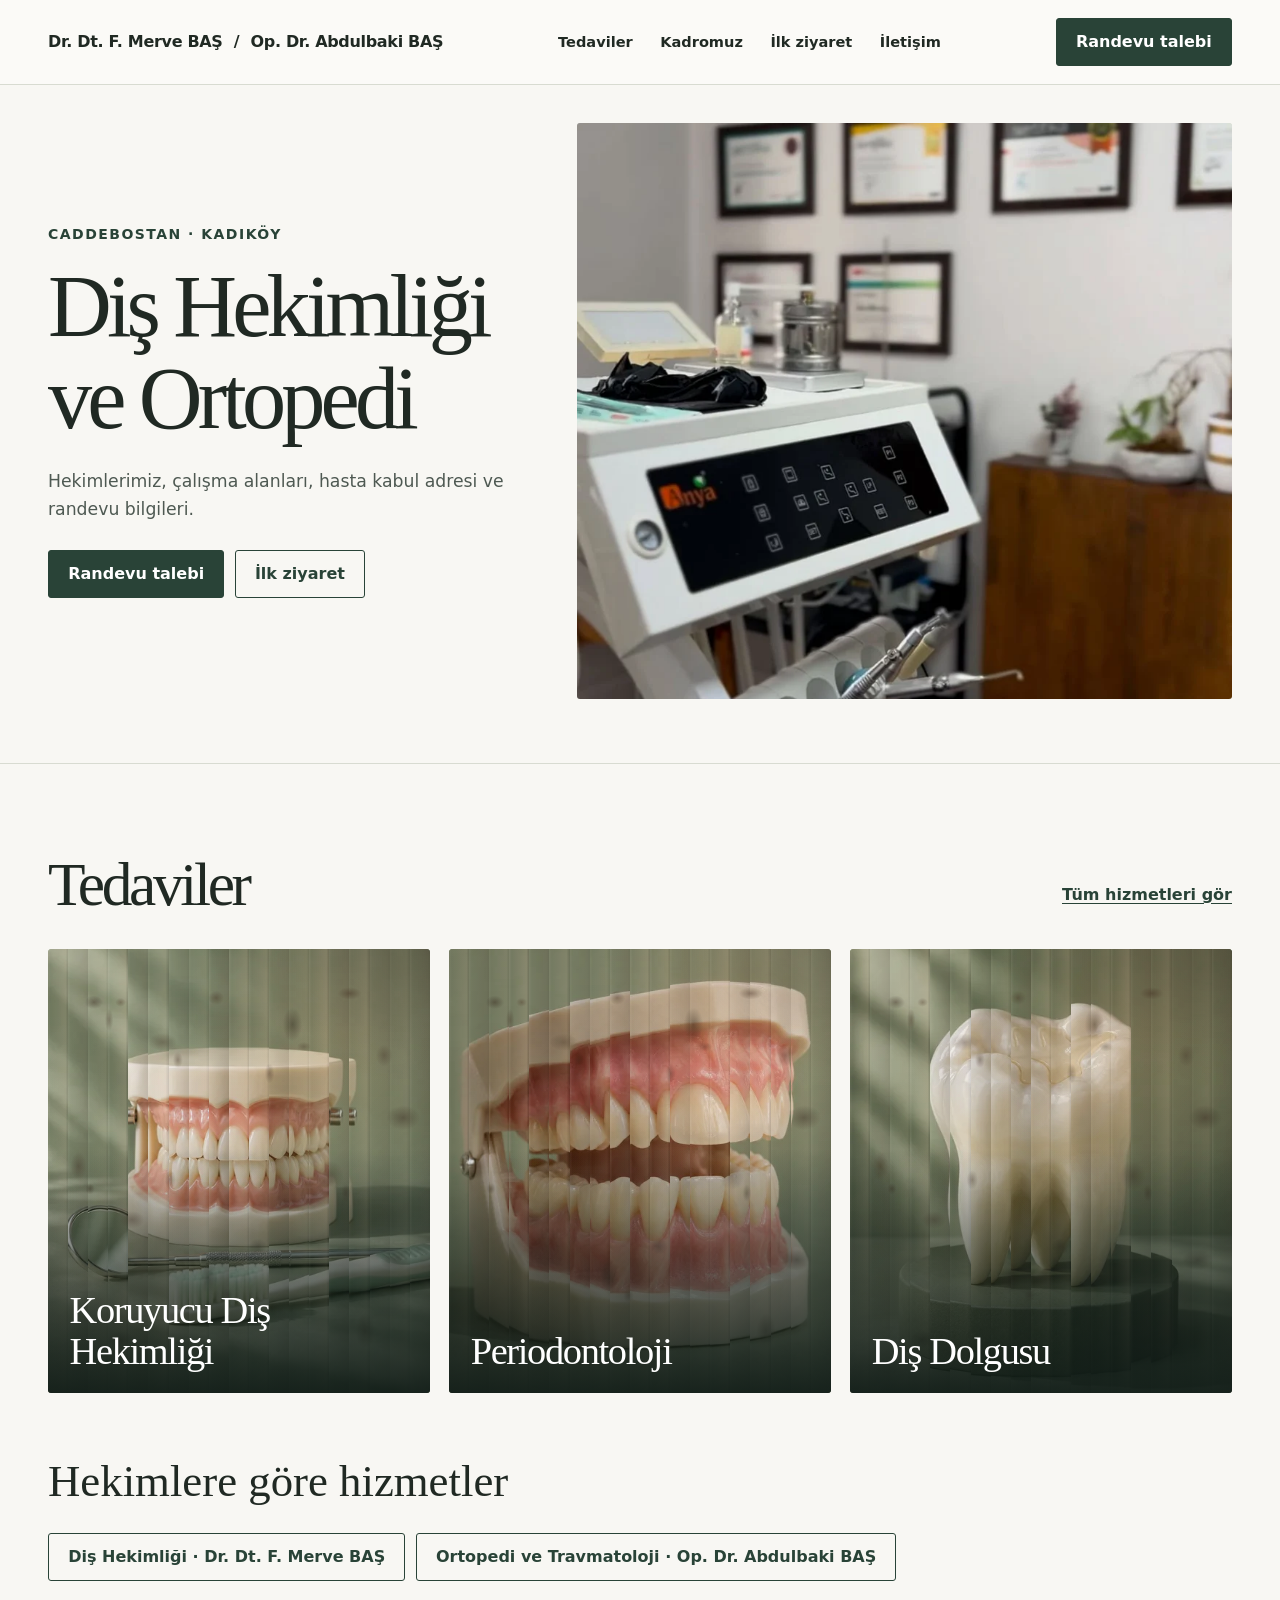
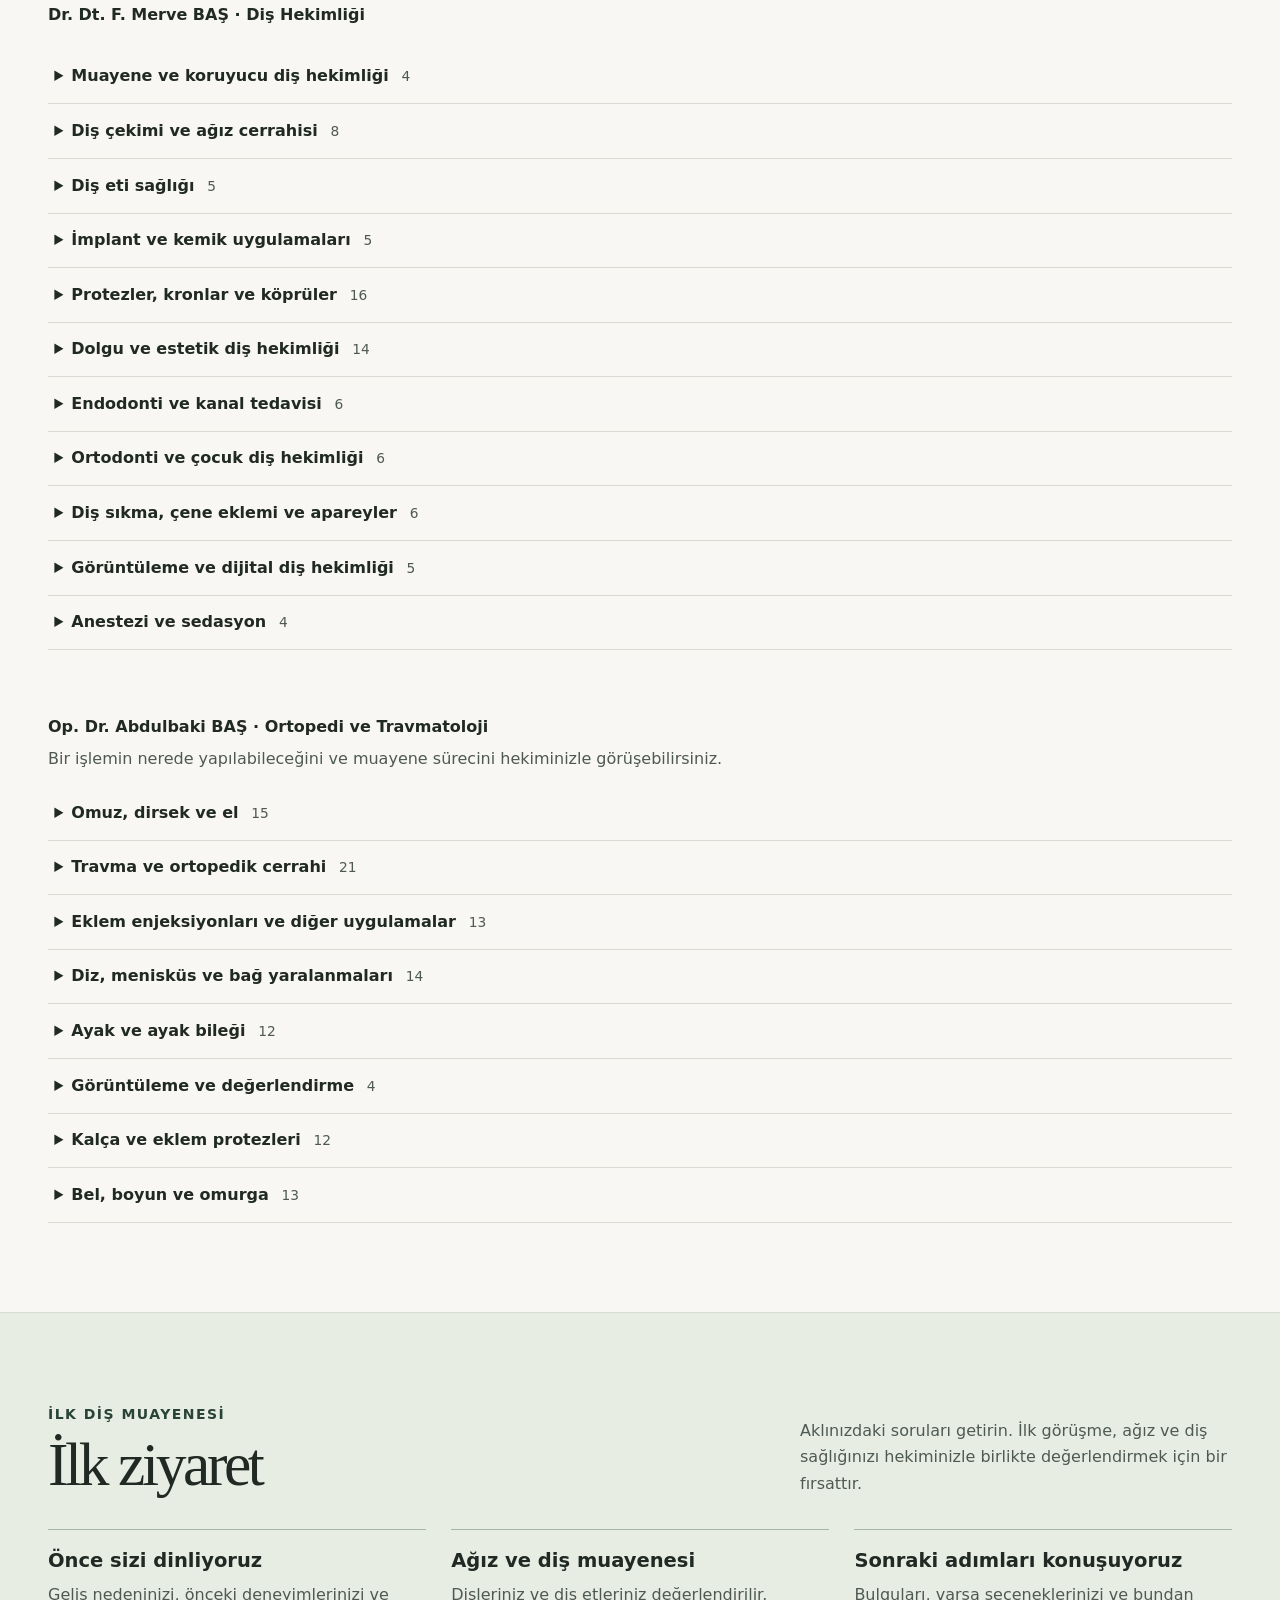
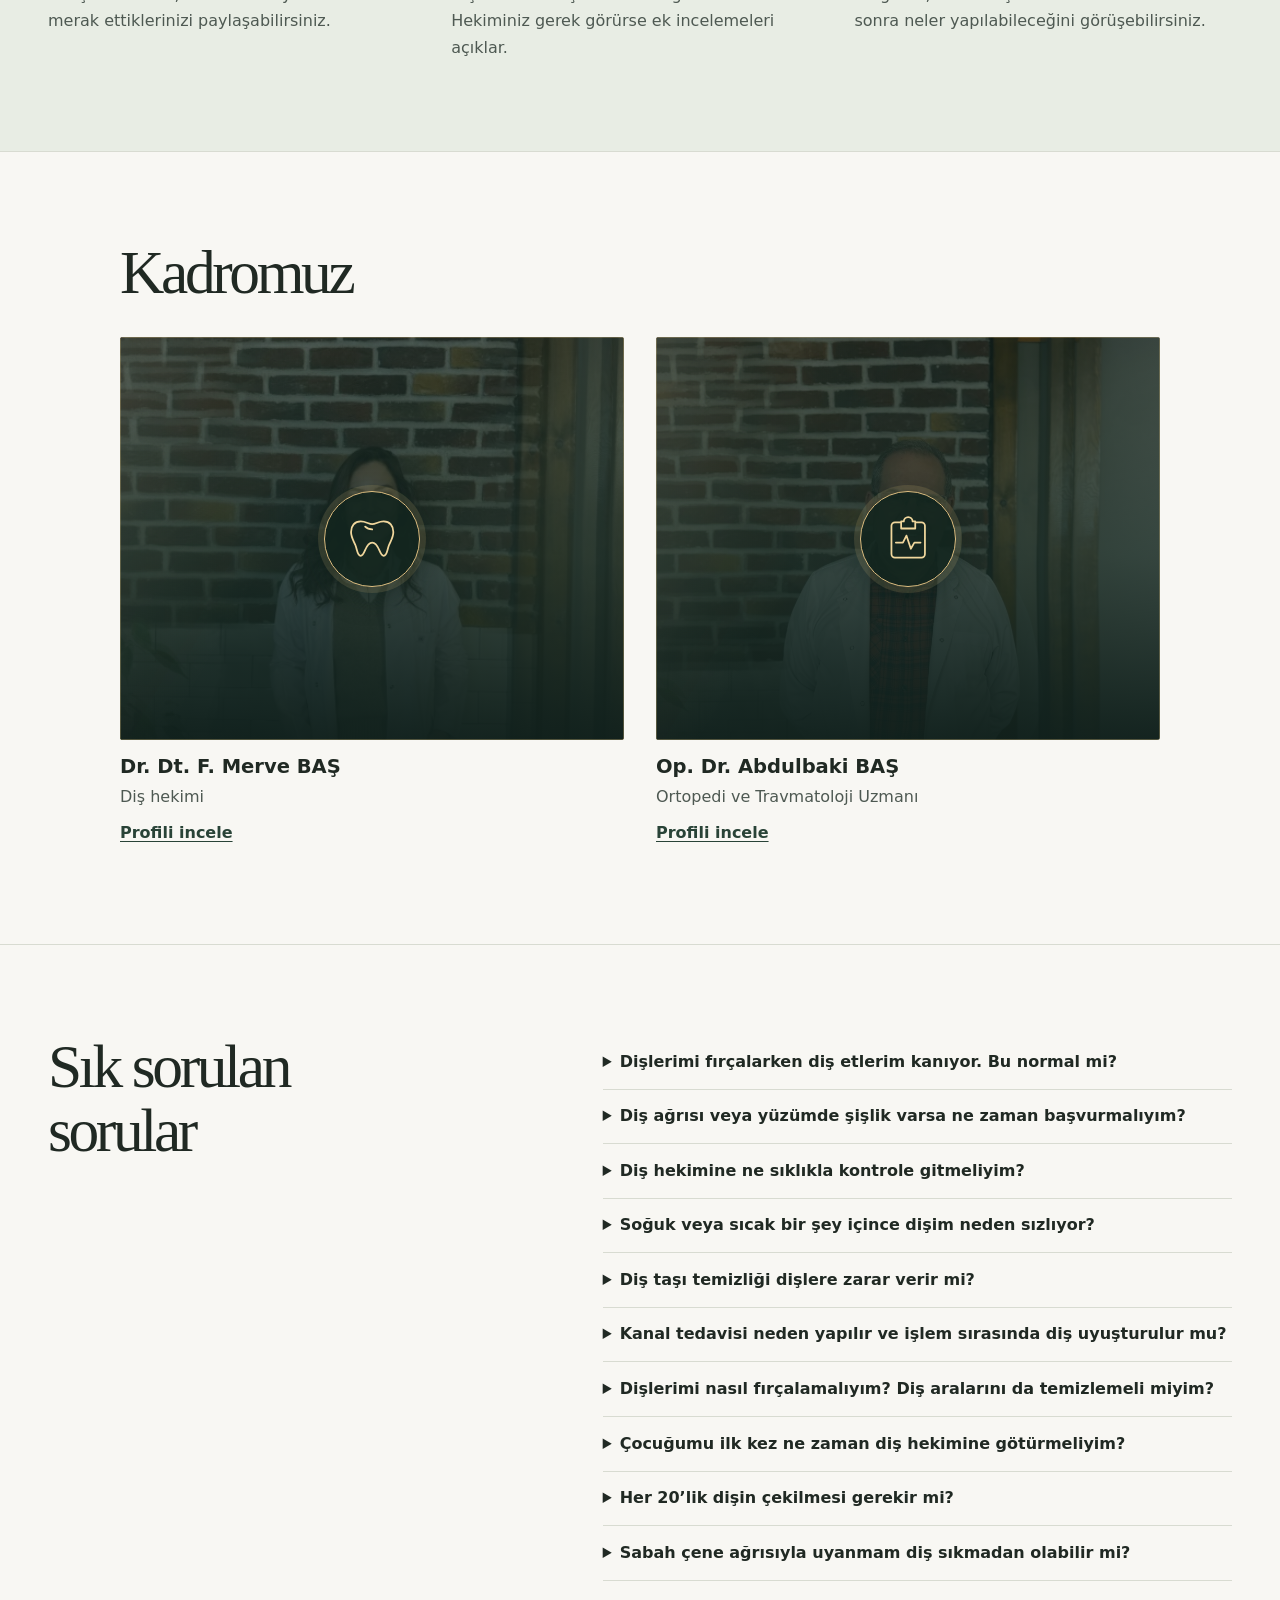
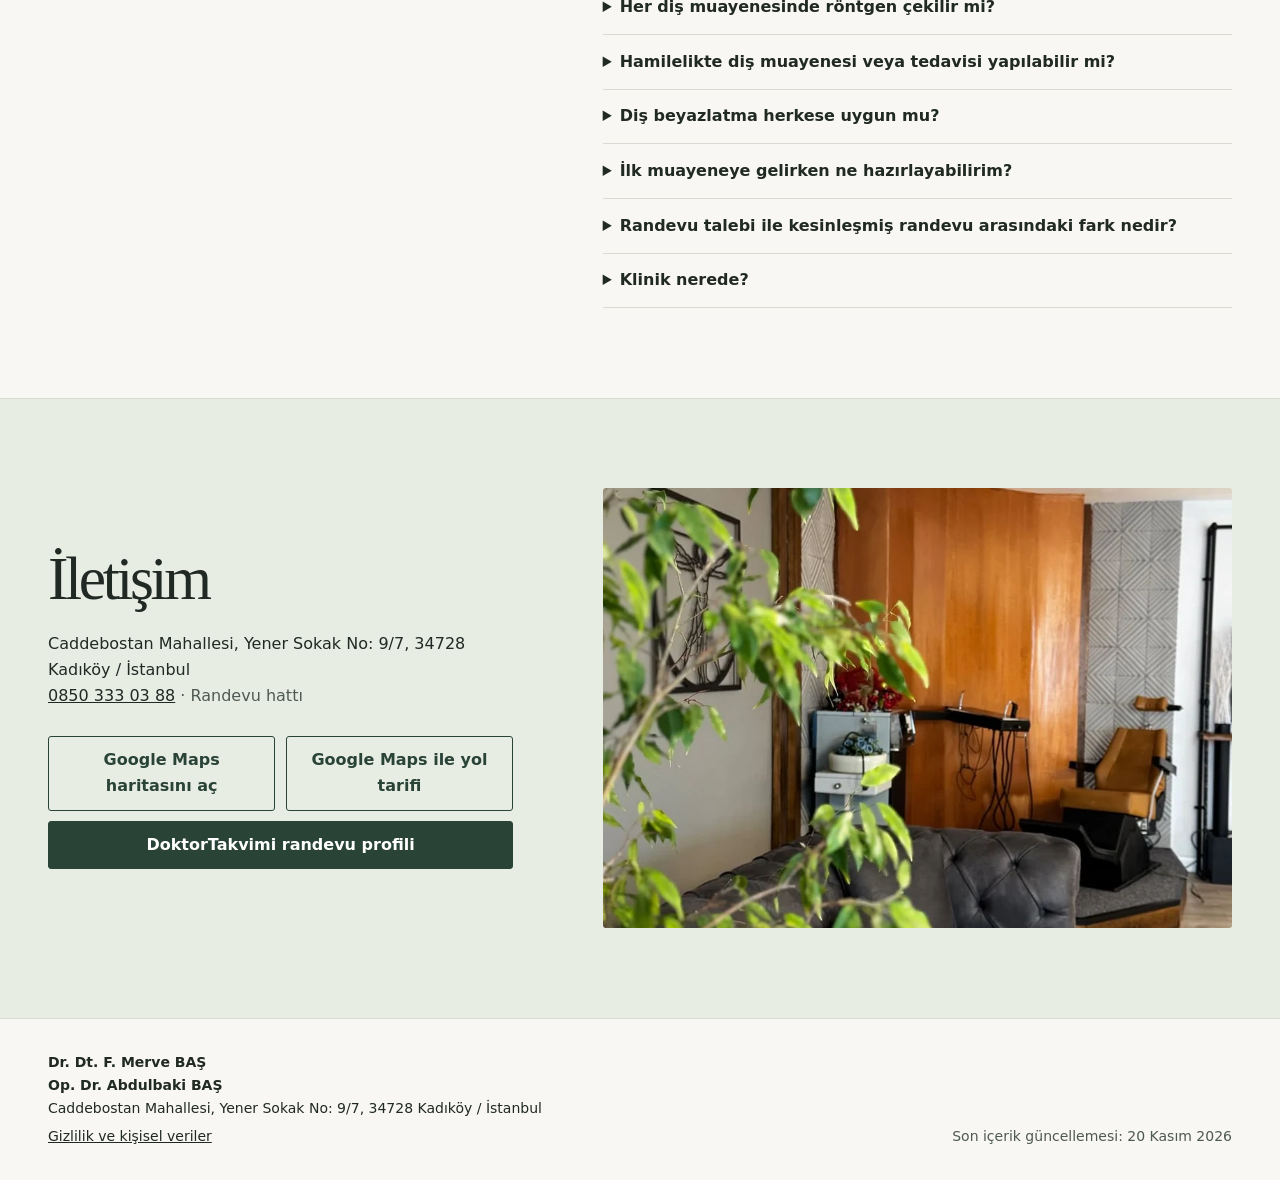
<file: index.html>
<!doctype html>
<html lang="tr">
<head><meta charset="utf-8"><meta name="viewport" content="width=device-width, initial-scale=1, viewport-fit=cover"><meta name="description" content="Dr. Dt. F. Merve BAŞ / Op. Dr. Abdulbaki BAŞ. Caddebostan’da hekim, hasta kabul ve iletişim bilgileri."><title>Dr. Dt. F. Merve BAŞ / Op. Dr. Abdulbaki BAŞ | Caddebostan</title><link rel="stylesheet" href="site.css?v=20261120-privacy"><script src="image-save-deterrent.js" defer></script><link rel="stylesheet" href="mobile-wrap.css?v=2"><script src="mobile-wrap.js?v=3" defer></script><link rel="stylesheet" href="portrait-overlay.css?v=2"><link rel="stylesheet" href="mobile-nav.css"><script src="privacy-panel.js" defer></script></head>
<body><a class="skip" href="#main">İçeriğe geç</a><header class="top"><div class="wrap nav">
<a class="brand" href="index.html"><span>Dr. Dt. F. Merve BAŞ</span> <span class="brand-divider">/</span> <span>Op. Dr. Abdulbaki BAŞ</span></a>
<nav class="nav-links" aria-label="Ana menü">
  <a href="index.html#tedaviler"><svg aria-hidden="true" viewBox="0 0 24 24" fill="none" stroke="currentColor" stroke-width="1.6" stroke-linecap="round" stroke-linejoin="round"><path d="M4 4h6v6H4zm10 0h6v6h-6zM4 14h6v6H4zm10 0h6v6h-6z"/></svg><span>Tedaviler</span></a>
  <a href="index.html#kadromuz"><svg aria-hidden="true" viewBox="0 0 24 24" fill="none" stroke="currentColor" stroke-width="1.6" stroke-linecap="round" stroke-linejoin="round"><circle cx="12" cy="8" r="3"/><path d="M5 20v-2a5 5 0 0 1 5-5h4a5 5 0 0 1 5 5v2"/></svg><span>Kadromuz</span></a>
  <a href="#randevu" class="mobile-booking" aria-label="Randevu oluştur"><svg aria-hidden="true" viewBox="0 0 24 24" fill="none" stroke="currentColor" stroke-width="1.6" stroke-linecap="round" stroke-linejoin="round"><rect x="3" y="5" width="18" height="16" rx="3"/><path d="M7 3v5m10-5v5M3 10h18m-9 3v5m-2.5-2.5h5"/></svg><span>Randevu</span></a>
  <a href="index.html#ilk-ziyaret"><svg aria-hidden="true" viewBox="0 0 24 24" fill="none" stroke="currentColor" stroke-width="1.6" stroke-linecap="round" stroke-linejoin="round"><path d="M9 4H6a2 2 0 0 0-2 2v14h16V6a2 2 0 0 0-2-2h-3M9 3h6v4H9zm-1 9h8m-8 4h6"/></svg><span>İlk ziyaret</span></a>
  <a href="#iletisim"><svg aria-hidden="true" viewBox="0 0 24 24" fill="none" stroke="currentColor" stroke-width="1.6" stroke-linecap="round" stroke-linejoin="round"><path d="M20 10c0 5-8 10-8 10S4 15 4 10a8 8 0 1 1 16 0Z"/><circle cx="12" cy="10" r="2.5"/></svg><span>İletişim</span></a>
</nav>
<a class="button" href="#randevu">Randevu talebi</a></div></header>
<main id="main">
<div class="wrap hero"><div><p class="eyebrow">Caddebostan · Kadıköy</p><h1 class="hero-title">Diş Hekimliği <br class="hero-title-break">ve Ortopedi</h1><p class="lede">Hekimlerimiz, çalışma alanları, hasta kabul adresi ve randevu bilgileri.</p><div class="actions"><a class="button" href="#randevu">Randevu talebi</a><a class="button secondary" href="#ilk-ziyaret">İlk ziyaret</a></div></div>
<figure class="hero-photo"><img draggable="false" src="assets/klinik-muayene.webp" width="900" height="1600" alt="Sertifika duvarı ve diş hekimliği ünitesi" fetchpriority="high"></figure></div>
<section id="tedaviler" class="content"><div class="wrap"><div class="section-head"><h2>Tedaviler</h2><a class="link" href="#hizmetler">Tüm hizmetleri gör</a></div><div class="cards treatment-grid"><article class="card treatment-card"><a class="treatment-link" href="muayene.html"><div class="mirror" data-mirror-slat data-slat-count="19" data-distortion-strength="0.95"><picture><img draggable="false" src="assets/exam-editorial.webp" srcset="assets/exam-editorial-small.webp 520w, assets/exam-editorial.webp 800w" sizes="(max-width: 680px) calc(100vw - 32px), 450px" alt="" width="800" height="1000" loading="lazy"></picture></div><h3 data-mobile-wrap>Koruyucu Diş Hekimliği</h3></a></article><article class="card treatment-card"><a class="treatment-link" href="dis-eti.html"><div class="mirror" data-mirror-slat data-slat-count="19" data-distortion-strength="0.95"><picture><img draggable="false" src="assets/gum-editorial.webp" srcset="assets/gum-editorial-small.webp 520w, assets/gum-editorial.webp 800w" sizes="(max-width: 680px) calc(100vw - 32px), 450px" alt="" width="800" height="1000" loading="lazy"></picture></div><h3 data-mobile-wrap>Periodontoloji</h3></a></article><article class="card treatment-card"><a class="treatment-link" href="restorasyon.html"><div class="mirror" data-mirror-slat data-slat-count="19" data-distortion-strength="0.95"><picture><img draggable="false" src="assets/repair-editorial.webp" srcset="assets/repair-editorial-small.webp 520w, assets/repair-editorial.webp 800w" sizes="(max-width: 680px) calc(100vw - 32px), 450px" alt="" width="800" height="1000" loading="lazy"></picture></div><h3 data-mobile-wrap>Diş Dolgusu</h3></a></article></div><div class="services" id="hizmetler"><h3>Hekimlere göre hizmetler</h3>
<nav class="actions service-navigation" aria-label="Hekime göre hizmetler"><a class="button secondary" href="#dis-hekimligi-hizmetleri"><span data-mobile-wrap>Diş Hekimliği · Dr. Dt. F. Merve BAŞ</span></a><a class="button secondary orthopedic-nav-button" href="#ortopedi-hizmetleri"><span>Ortopedi ve Travmatoloji<span class="orthopedic-nav-divider"> · </span><span class="orthopedic-nav-name">Op. Dr. Abdulbaki BAŞ</span></span></a></nav>
<div class="form-note" id="dis-hekimligi-hizmetleri"><h4>Dr. Dt. F. Merve BAŞ · Diş Hekimliği</h4><details><summary>Muayene ve koruyucu diş hekimliği <span class="service-count">4</span></summary><ul><li>Ağız Bakımı Eğitimi</li><li>Koruyucu Dolgu</li><li>Koruyucu Diş Hekimliği</li><li>Ağız Bakımı (Diş ve Diş Eti Bakımı)</li></ul></details><details><summary>Diş çekimi ve ağız cerrahisi <span class="service-count">8</span></summary><ul><li>Diş Çekimi</li><li>Komplikasyonlu Diş Çekimi</li><li>Süt Dişi Çekimi</li><li>Acil Diş Çekimi</li><li>Lazer Cerrahisi</li><li>Gömülü Yirmi Yaş Dişi Tedavisi</li><li>Gömülü Diş Çekimi</li><li>20'lik Diş Çekimi</li></ul></details><details><summary>Diş eti sağlığı <span class="service-count">5</span></summary><ul><li>Periodontal Plastik Cerrahisi Yumuşak Doku Greftleri</li><li>Periodontoloji</li><li>Diş Taşı Temizliği</li><li>Diş Eti Estetiği</li><li>Pembe Estetik</li></ul></details><details><summary>İmplant ve kemik uygulamaları <span class="service-count">5</span></summary><ul><li>Kemik Grefti</li><li>Dikişsiz İmplant</li><li>Cerrahi İmplant</li><li>İmplant Uygulamaları ve Farklı Üst Yapı Tercihleri</li><li>İmplant</li></ul></details><details><summary>Protezler, kronlar ve köprüler <span class="service-count">16</span></summary><ul><li>Overdenture Protezler</li><li>Köprü</li><li>Tam Ve Parsiyel Protezler</li><li>Tam Diş Protezi</li><li>Köprü Uygulaması</li><li>Kısmi ya da tam dişsizlik durumları ve Protetik Tedavi</li><li>Hareketli Protez</li><li>Empress Porselen Kaplama</li><li>E-Max Diş Kaplama</li><li>Sürgülü Protezler</li><li>Çıtçıtlı Protezler</li><li>Deflex Protezler</li><li>Kron-köprü</li><li>Zirkonyum</li><li>Zirkonya Restorasyonlar</li><li>Zirkonyum Porselen Kronlar</li></ul></details><details><summary>Dolgu ve estetik diş hekimliği <span class="service-count">14</span></summary><ul><li>Inlay - Onlay (Porselen Dolgu)</li><li>Bonding</li><li>Diş Beyazlatma</li><li>Diastema Kapama</li><li>Kompozit Veneer Uygulamaları</li><li>Porselen Laminate Veneer</li><li>Direkt ve İndirekt Kompozit Lamina</li><li>Laminate Veneer</li><li>Lamina Uygulamaları</li><li>Gülüş Tasarımı</li><li>Estetik Dolgu</li><li>Estetik Diş Hekimliği Uygulamaları</li><li>Estetik Porselen</li><li>Diş Dolgusu</li></ul></details><details><summary>Endodonti ve kanal tedavisi <span class="service-count">6</span></summary><ul><li>Apikal Rezeksiyon</li><li>Lezyonlu Kök Kanal Tedavisi</li><li>Rotary Sistemle Kanal Tedavisi</li><li>Kanal Tedavisi</li><li>Endodonti</li><li>Kök Kanal Tedavisi</li></ul></details><details><summary>Ortodonti ve çocuk diş hekimliği <span class="service-count">6</span></summary><ul><li>Estetik Braketler</li><li>Ortodontik Tedavi</li><li>Erken Ortodontik Tedavi</li><li>Diş Teli Tedavisi</li><li>Pedodonti</li><li>Şeffaf Plak Tedavisi (Telsiz Tedavi)</li></ul></details><details><summary>Diş sıkma, çene eklemi ve apareyler <span class="service-count">6</span></summary><ul><li>Diş Sıkma Botoksu</li><li>Bruksizm Tedavisi</li><li>Diş Sıkma ve Gıcırdatma Tedavisi</li><li>Horlama Apareyi</li><li>Çene Eklemleri Tedavisi</li><li>Botoks</li></ul></details><details><summary>Görüntüleme ve dijital diş hekimliği <span class="service-count">5</span></summary><ul><li>Dental X-Ray</li><li>Panoramik Röntgen</li><li>Dijital Diş Hekimliği</li><li>Bilgisayar Destekli Diş Tasarımı</li><li>X-Ray</li></ul></details><details><summary>Anestezi ve sedasyon <span class="service-count">4</span></summary><ul><li>Dental Anestezi</li><li>Sedasyon</li><li>Genel Anestezi Altında Diş Tedavileri</li><li>Lokal Anestezi</li></ul></details></div>
<div class="orthopedic-services" id="ortopedi-hizmetleri"><h4>Op. Dr. Abdulbaki BAŞ<span class="service-heading-divider"> · </span><span class="service-specialty">Ortopedi ve Travmatoloji</span></h4><p class="muted">Bir işlemin nerede yapılabileceğini ve muayene sürecini hekiminizle görüşebilirsiniz.</p><details><summary>Omuz, dirsek ve el <span class="service-count">15</span></summary><ul><li>Latarjet Ameliyatı</li><li>Biseps Tenodezi</li><li>Artroskopik Akromioplasti</li><li>Üst Ekstremite Cerrahisi</li><li>Omuz Yırtıkları Tedavisi</li><li>Artroskopik Kalsifik Tendinit Cerrahisi</li><li>Artroskopik Slap Onarımı</li><li>Karpal Tünel Ve Sinir Basısı Onarımı</li><li>El Cerrahisi</li><li>Omuz Ameliyatı</li><li>Omuz Artroskopisi</li><li>Artroskopik Bankart Onarımı</li><li>Dirsek Artroskopisi</li><li>Rotator Kılıf (Cuff) Onarımı</li><li>Dirsek Cerrahisi</li></ul></details><details><summary>Travma ve ortopedik cerrahi <span class="service-count">21</span></summary><ul><li>Kapalı Manipülasyon</li><li>Travma Cerrahisi</li><li>Ameliyatsız Tenisçi Dirseği Tedavisi</li><li>Kemik İltihabı (Osteomyelit) Tedavisi</li><li>Kırık Ve Burkulmalarda Sabitleme Ve Alçıya Alma</li><li>Artroskopi</li><li>Pediatrik Ortopedi Cerrahisi</li><li>Kemik Uzatma Cerrahisi</li><li>Kırık Cerrahisi</li><li>Artroskopik Cerrahi</li><li>Açık Redüksiyon İnternal Fiksasyon (ORIF)</li><li>Artroskopik Tenisçi Dirseği Cerrahisi</li><li>Minimal İnvaziv Cerrahi</li><li>Mikrocerrahi</li><li>Fibröz Tümörün Cerrahi Olarak Çıkarılması</li><li>Apse İnsizyonu ve Drenajı</li><li>Eklem Cerrahisi</li><li>Tendon Onarımı</li><li>Ampütasyon</li><li>Diz Altı Ampütasyonu</li><li>Diz Ampütasyonu</li></ul></details><details><summary>Eklem enjeksiyonları ve diğer uygulamalar <span class="service-count">13</span></summary><ul><li>Kortizon Enjeksiyonu</li><li>Lokal Anestezi</li><li>Fizik Tedavi</li><li>Kapalı Eklem Aspirasyonu</li><li>Ameliyatsız Fibromiyalji Tedavisi</li><li>Kemik Erimesi Tedavisi</li><li>Eklem Enjeksiyonu</li><li>Eklem İçi ve Yumuşak Doku Enjeksiyonları (Kortizon Enjeksiyonu)</li><li>Eklem Enjeksiyonu (Kortizon Enjeksiyonu)</li><li>Ağrı Pompası</li><li>Artritte Steroid Tedavisi</li><li>Artrosentez (Eklem İçi Sıvı Aspirasyonu)</li><li>Eklem Aspirasyonu</li></ul></details><details><summary>Diz, menisküs ve bağ yaralanmaları <span class="service-count">14</span></summary><ul><li>Diz Problemleri</li><li>Diz Bağı Yaralanmaları</li><li>Diz Kapağı Çıkığı Cerrahisi</li><li>Menisküs Cerrahisi</li><li>Menisektomi</li><li>Menisküs Tedavisi</li><li>Çapraz Bağ Yırtıkları Tedavisi</li><li>Ameliyatsız Diz Ağrısı Tedavisi</li><li>Ameliyatsız Diz Kireçlenmesi Tedavisi</li><li>Ameliyatsız Diz Sıvı Kaybı Tedavisi</li><li>Ameliyatsız Menisküs Yırtığı Tedavisi</li><li>Diz Artroskopisi</li><li>Menisküs Alımı</li><li>Ön Çapraz Bağ Ameliyatı</li></ul></details><details><summary>Ayak ve ayak bileği <span class="service-count">12</span></summary><ul><li>Topuk Dikeni Tedavisi</li><li>Halluks Amputasyonu</li><li>Ayak Ve Ayak Bileği Artrodezi</li><li>Batık Tırnak Tedavisi</li><li>Ayak Ve Ayak Bileği Laparoskopik Artrodezi</li><li>Ayak Bileği Artroskopisi</li><li>Ayak Ve Ayak Bileği Cerrahisi</li><li>Halluks Valgus Onarımı</li><li>Morton Nöroma Çıkarılması</li><li>Ayak Parmağı Ampütasyonu</li><li>Ayak Amputasyonu</li><li>Diyabetik Ayak Tedavileri</li></ul></details><details><summary>Görüntüleme ve değerlendirme <span class="service-count">4</span></summary><ul><li>Kemik Yoğunluğu Ölçümü (Kemik Taraması)</li><li>Sinir İletim Çalışmaları</li><li>Bebek Kalça Ultrasonu</li><li>Yeni Doğan Kalça Ultrasonu</li></ul></details><details><summary>Kalça ve eklem protezleri <span class="service-count">12</span></summary><ul><li>Total Uyluk Protezi Ameliyatı</li><li>Ameliyatsız Kalça Ağrısı Tedavisi</li><li>Ameliyatsız Kalça Kireçlenmesi Tedavisi</li><li>Total Diz Ameliyatı</li><li>Kalça Protezi</li><li>Diz Protezleri</li><li>Artroplasti</li><li>Diz Artroplastisi</li><li>Total Kalça Replasmanı</li><li>Total Diz Replasmanı</li><li>Eklem Protezleri</li><li>Elde Eklem Replasmanı</li></ul></details><details><summary>Bel, boyun ve omurga <span class="service-count">13</span></summary><ul><li>Vertebroplasti</li><li>Ameliyatsız Boyun Kayması Tedavisi</li><li>Ameliyatsız Boyun Kanal Darlığı Tedavisi</li><li>Omurga Enjeksiyonları Tedavisi</li><li>Ameliyatsız Bel Ağrısı Tedavisi</li><li>Ameliyatsız Bel Düzleşmesi Tedavisi</li><li>Ameliyatsız Bel Kanal Darlığı Tedavisi</li><li>Ameliyatsız Bel Kayması Tedavisi</li><li>Ameliyatsız Boyun Ağrısı Tedavisi</li><li>Ameliyatsız Boyun Düzleşmesi Tedavisi</li><li>Ameliyatsız Boyun Fıtığı Tedavisi</li><li>Bel Cerrahisi (Minimal İnvaziv Lomber Spinal Füzyon)</li><li>Kifoplasti</li></ul></details></div>
</div></div></section>
<section id="ilk-ziyaret" class="content visit"><div class="wrap">
<div class="section-head"><div><p class="eyebrow">İlk diş muayenesi</p><h2>İlk ziyaret</h2></div><p>Aklınızdaki soruları getirin. İlk görüşme, ağız ve diş sağlığınızı hekiminizle birlikte değerlendirmek için bir fırsattır.</p></div>
<div class="steps">
<article class="step"><h3>Önce sizi dinliyoruz</h3><p>Geliş nedeninizi, önceki deneyimlerinizi ve merak ettiklerinizi paylaşabilirsiniz.</p></article>
<article class="step"><h3>Ağız ve diş muayenesi</h3><p>Dişleriniz ve diş etleriniz değerlendirilir. Hekiminiz gerek görürse ek incelemeleri açıklar.</p></article>
<article class="step"><h3>Sonraki adımları konuşuyoruz</h3><p>Bulguları, varsa seçeneklerinizi ve bundan sonra neler yapılabileceğini görüşebilirsiniz.</p></article>
</div>
</div></section>
<section id="kadromuz" class="content"><div class="wrap"><div class="section-head"><h2>Kadromuz</h2></div><div class="profiles"><article class="card"><div class="portrait-glass"><img draggable="false" class="portrait-merve" src="assets/portre-dis-hekimligi.webp" alt="" width="461" height="530" loading="lazy"><div class="portrait-reflection" aria-hidden="true"><img draggable="false" class="portrait-merve" src="assets/portre-dis-hekimligi.webp" alt="" width="461" height="530" loading="lazy"></div>
<div class="portrait-overlay" hidden aria-hidden="true">
  <span class="portrait-overlay-emblem"><svg viewBox="0 0 64 64" fill="none" stroke="currentColor" stroke-width="2" stroke-linecap="round" stroke-linejoin="round"><path d="M32 16c-4 0-7-3-13-3-7 0-11 5-11 12 0 6 3 10 5 15 2 5 2 12 6 12 5 0 5-15 13-15s8 15 13 15c4 0 4-7 6-12 2-5 5-9 5-15 0-7-4-12-11-12-6 0-9 3-13 3Zm-8 3c2 2 5 3 8 3"/></svg></span>
  <span class="portrait-overlay-name">Dr. Dt. F. Merve BAŞ</span>
</div>
</div><h3>Dr. Dt. F. Merve BAŞ</h3><p>Diş hekimi</p><a class="link" href="hekim-profili.html" aria-label="Dr. Dt. F. Merve BAŞ — Profili incele">Profili incele</a></article><article class="card"><div class="portrait-glass"><img draggable="false" class="portrait-abdulbaki" src="assets/portre-ortopedi.webp" alt="" width="898" height="1000" loading="lazy"><div class="portrait-reflection" aria-hidden="true"><img draggable="false" class="portrait-abdulbaki" src="assets/portre-ortopedi.webp" alt="" width="898" height="1000" loading="lazy"></div>
<div class="portrait-overlay" hidden aria-hidden="true">
  <span class="portrait-overlay-emblem"><svg viewBox="0 0 64 64" fill="none" stroke="currentColor" stroke-width="2" stroke-linecap="round" stroke-linejoin="round"><path d="M24 14h-7a4 4 0 0 0-4 4v32a4 4 0 0 0 4 4h30a4 4 0 0 0 4-4V18a4 4 0 0 0-4-4h-7M27 13a5 5 0 0 1 10 0h3v8H24v-8Zm-9 24h8l4-8 5 15 4-7h7"/></svg></span>
  <span class="portrait-overlay-name">Op. Dr. Abdulbaki BAŞ</span>
</div>
</div><h3>Op. Dr. Abdulbaki BAŞ</h3><p>Ortopedi ve Travmatoloji Uzmanı</p><a class="link" href="uzman-profili.html" aria-label="Op. Dr. Abdulbaki BAŞ — Profili incele">Profili incele</a></article></div></div></section>
<section class="content" id="sik-sorulan-sorular"><div class="wrap split"><h2>Sık sorulan<br>sorular</h2><div>
<details><summary>Dişlerimi fırçalarken diş etlerim kanıyor. Bu normal mi?</summary><p>Tekrarlayan diş eti kanaması, diş eti iltihabının belirtisi olabilir. Kanama sürüyorsa veya şişlik eşlik ediyorsa diş hekimi değerlendirmesi gerekir.</p></details>
<details><summary>Diş ağrısı veya yüzümde şişlik varsa ne zaman başvurmalıyım?</summary><p>İki günden uzun süren diş ağrısında diş hekimine başvurun. Ateş ya da yanak veya çene şişliği eşlik ediyorsa değerlendirmeyi geciktirmeyin. Göz çevresinde veya boyunda şişlik ya da nefes alma, yutma veya konuşma güçlüğü varsa acil servise başvurun.</p></details>
<details><summary>Diş hekimine ne sıklıkla kontrole gitmeliyim?</summary><p>Kontrol aralığı ağız sağlığınıza ve çürük ya da diş eti hastalığı riskinize göre belirlenir. Bir sonraki kontrol zamanını muayenede hekiminizle konuşabilirsiniz. Kontroller arasında yeni bir şikâyet gelişirse bir sonraki kontrolü beklemeyin.</p></details>
<details><summary>Soğuk veya sıcak bir şey içince dişim neden sızlıyor?</summary><p>Diş eti çekilmesi, mine aşınması veya çürük gibi farklı nedenler hassasiyete yol açabilir. Sızlama sık tekrarlıyorsa, uzun sürüyorsa veya tek bir dişte belirginse nedeni muayeneyle değerlendirilir.</p></details>
<details><summary>Diş taşı temizliği dişlere zarar verir mi?</summary><p>Diş hekimi tarafından uygun şekilde yapılan temizlik, diş yüzeyinde biriken taşın uzaklaştırılmasını sağlar. Temizliğe ihtiyaç olup olmadığı ve ne sıklıkla yapılacağı diş eti sağlığına göre belirlenir.</p></details>
<details><summary>Kanal tedavisi neden yapılır ve işlem sırasında diş uyuşturulur mu?</summary><p>Kanal tedavisinde dişin içindeki zarar görmüş veya enfekte doku uzaklaştırılır, kök kanalları temizlenip doldurulur. İşlem öncesinde genellikle lokal anestezi uygulanır. Tedavi planı dişin durumuna göre belirlenir.</p></details>
<details><summary>Dişlerimi nasıl fırçalamalıyım? Diş aralarını da temizlemeli miyim?</summary><p>Yetişkinler dişlerini florürlü macunla günde iki kez, yaklaşık iki dakika fırçalamalıdır. Diş aralarında kalan plağı temizlemek için diş ipi veya uygun boyutta arayüz fırçası kullanılabilir.</p></details>
<details><summary>Çocuğumu ilk kez ne zaman diş hekimine götürmeliyim?</summary><p>İlk diş muayenesinin, ilk süt dişi çıktıktan sonra ve en geç bir yaşında yapılması önerilir. Bu görüşmede yaşa uygun ağız bakımı ve çürükten korunma konuşulabilir.</p></details>
<details><summary>Her 20’lik dişin çekilmesi gerekir mi?</summary><p>Sorun yaratmayan 20’lik dişler kontrollerde izlenebilir. Tekrarlayan iltihap, çürük veya başka bir sorun varsa çekim gerekip gerekmediği muayene ve gerektiğinde görüntülemeyle değerlendirilir.</p></details>
<details><summary>Sabah çene ağrısıyla uyanmam diş sıkmadan olabilir mi?</summary><p>Diş sıkma veya gıcırdatma çene ağrısı, dişlerde aşınma ve hassasiyetle ilişkili olabilir. Bu belirtilerin başka nedenleri de vardır. Şikâyet tekrarlıyorsa diş hekimi dişleri ve çeneyi değerlendirebilir.</p></details>
<details><summary>Her diş muayenesinde röntgen çekilir mi?</summary><p>Diş röntgeni, muayenede görülemeyen alanları incelemek için gerekebilir. Çekim kararı muayene bulgularına, şikâyetlere ve daha önce alınan görüntülere göre verilir.</p></details>
<details><summary>Hamilelikte diş muayenesi veya tedavisi yapılabilir mi?</summary><p>Gebelikte diş muayenesi ve gerekli diş tedavileri yapılabilir. Gebelik haftanızı, kullandığınız ilaçları ve varsa gebeliğe ilişkin riskleri diş hekiminize bildirin. Ağrı veya enfeksiyon belirtilerinde değerlendirmeyi ertelemeyin.</p></details>
<details><summary>Diş beyazlatma herkese uygun mu?</summary><p>Uygunluk, diş ve diş eti sağlığı değerlendirildikten sonra belirlenir. Beyazlatma doğal dişlerin rengini açabilir. Kron ve protezlerin rengini değiştirmez ve işlem sonrasında geçici hassasiyet görülebilir.</p></details>
<details><summary>İlk muayeneye gelirken ne hazırlayabilirim?</summary><p>Kullandığınız ilaçların listesini ve varsa ilgili önceki tetkiklerinizi yanınızda bulundurabilirsiniz. Kliniğe özel hazırlık bilgilerini randevu görüşmesinde teyit edin.</p></details>
<details><summary>Randevu talebi ile kesinleşmiş randevu arasındaki fark nedir?</summary><p>Talep, görüşme isteğinizi iletir. Tarih ve saat ancak klinikten doğrulama geldiğinde kesinleşir.</p></details>
<details><summary>Klinik nerede?</summary><p>Caddebostan Mahallesi, Yener Sokak No: 9/7, 34728 Kadıköy / İstanbul. <a href="#iletisim">Adres ve yol tarifi</a>.</p></details>
</div></div></section>
<section class="content contact" id="iletisim"><div class="wrap split"><div><h2>İletişim</h2><address>Caddebostan Mahallesi, Yener Sokak No: 9/7, 34728 Kadıköy / İstanbul<br><a href="tel:+908503330388">0850 333 03 88</a> <span class="muted">· Randevu hattı</span></address><div class="actions contact-actions"><button class="button secondary" type="button" data-map-toggle aria-haspopup="dialog" aria-expanded="false" aria-controls="klinik-haritasi">Google Maps haritasını aç</button><a class="button secondary" href="https://www.google.com/maps/dir/?api=1&amp;destination=Caddebostan%20Mahallesi%2C%20Yener%20Sokak%20No%3A%209%2F7%2C%2034728%20Kad%C4%B1k%C3%B6y%20%2F%20%C4%B0stanbul" rel="noreferrer">Google Maps ile yol tarifi</a><a id="randevu" class="button contact-booking" href="https://www.doktortakvimi.com/profil/fatma-merve-bas" rel="noreferrer">DoktorTakvimi randevu profili</a></div></div><figure><img draggable="false" class="location-photo" src="assets/klinik-ic-mekan.webp" width="900" height="1600" alt="Kliniğin bitkili ve ahşap panelli iç mekânı" loading="lazy"></figure></div><div class="wrap inline-map" id="klinik-haritasi" hidden><iframe class="map-frame" title="Kliniğin Google Haritalar konumu" data-src="https://www.google.com/maps/embed?pb=!1m18!1m12!1m3!1d12051.16964475028!2d29.06039986023605!3d40.96412624170423!2m3!1f0!2f0!3f0!3m2!1i1024!2i768!4f13.1!3m3!1m2!1s0x14cac7f939e9f27d%3A0xe9f149d7b28a7119!2sDr.%20Dt.%20F.%20Merve%20BA%C5%9E%20%2F%20Op.%20Dr.%20Abdulbaki%20BA%C5%9E!5e0!3m2!1str!2str!4v1795137170859!5m2!1str!2str" referrerpolicy="no-referrer" allowfullscreen></iframe></div></section></main><footer class="footer"><div class="wrap footer-layout"><div class="footer-address"><p><strong>Dr. Dt. F. Merve BAŞ</strong></p><p><strong>Op. Dr. Abdulbaki BAŞ</strong></p><p>Caddebostan Mahallesi, Yener Sokak No: 9/7, 34728 Kadıköy / İstanbul</p><p><a href="kvkk.html">Gizlilik ve kişisel veriler</a></p></div><!-- TODO: Hekimlerin onayladığı yayımlanabilir site editörü iletişim kanalını ekleyin. --><p class="footer-updated">Son içerik güncellemesi: <time datetime="2026-11-20">20 Kasım 2026</time></p></div></footer>
<script type="module" src="mirror-slat.js?v=20261120-9"></script>
<dialog id="map-notice" class="privacy-dialog" aria-labelledby="map-notice-title" aria-describedby="map-notice-text">
  <div class="privacy-dialog-header"><h2 id="map-notice-title">Google Haritalar bağlantısı</h2></div>
  <p id="map-notice-text">Haritayı açtığınızda Google Haritalar’a bağlanılır. Bu bağlantı sırasında IP adresi gibi teknik bilgiler Google’a iletilebilir. <a href="https://policies.google.com/technologies/cookies?hl=tr" rel="noreferrer">Google’ın çerez açıklaması</a>.</p>
  <form method="dialog" class="actions">
    <button class="button secondary" type="submit" value="cancel" autofocus>Vazgeç</button>
    <button class="button" type="submit" value="open">Onaylıyorum</button>
  </form>
</dialog>
<script src="map-toggle.js?v=3" defer></script>
</body></html>
</file>
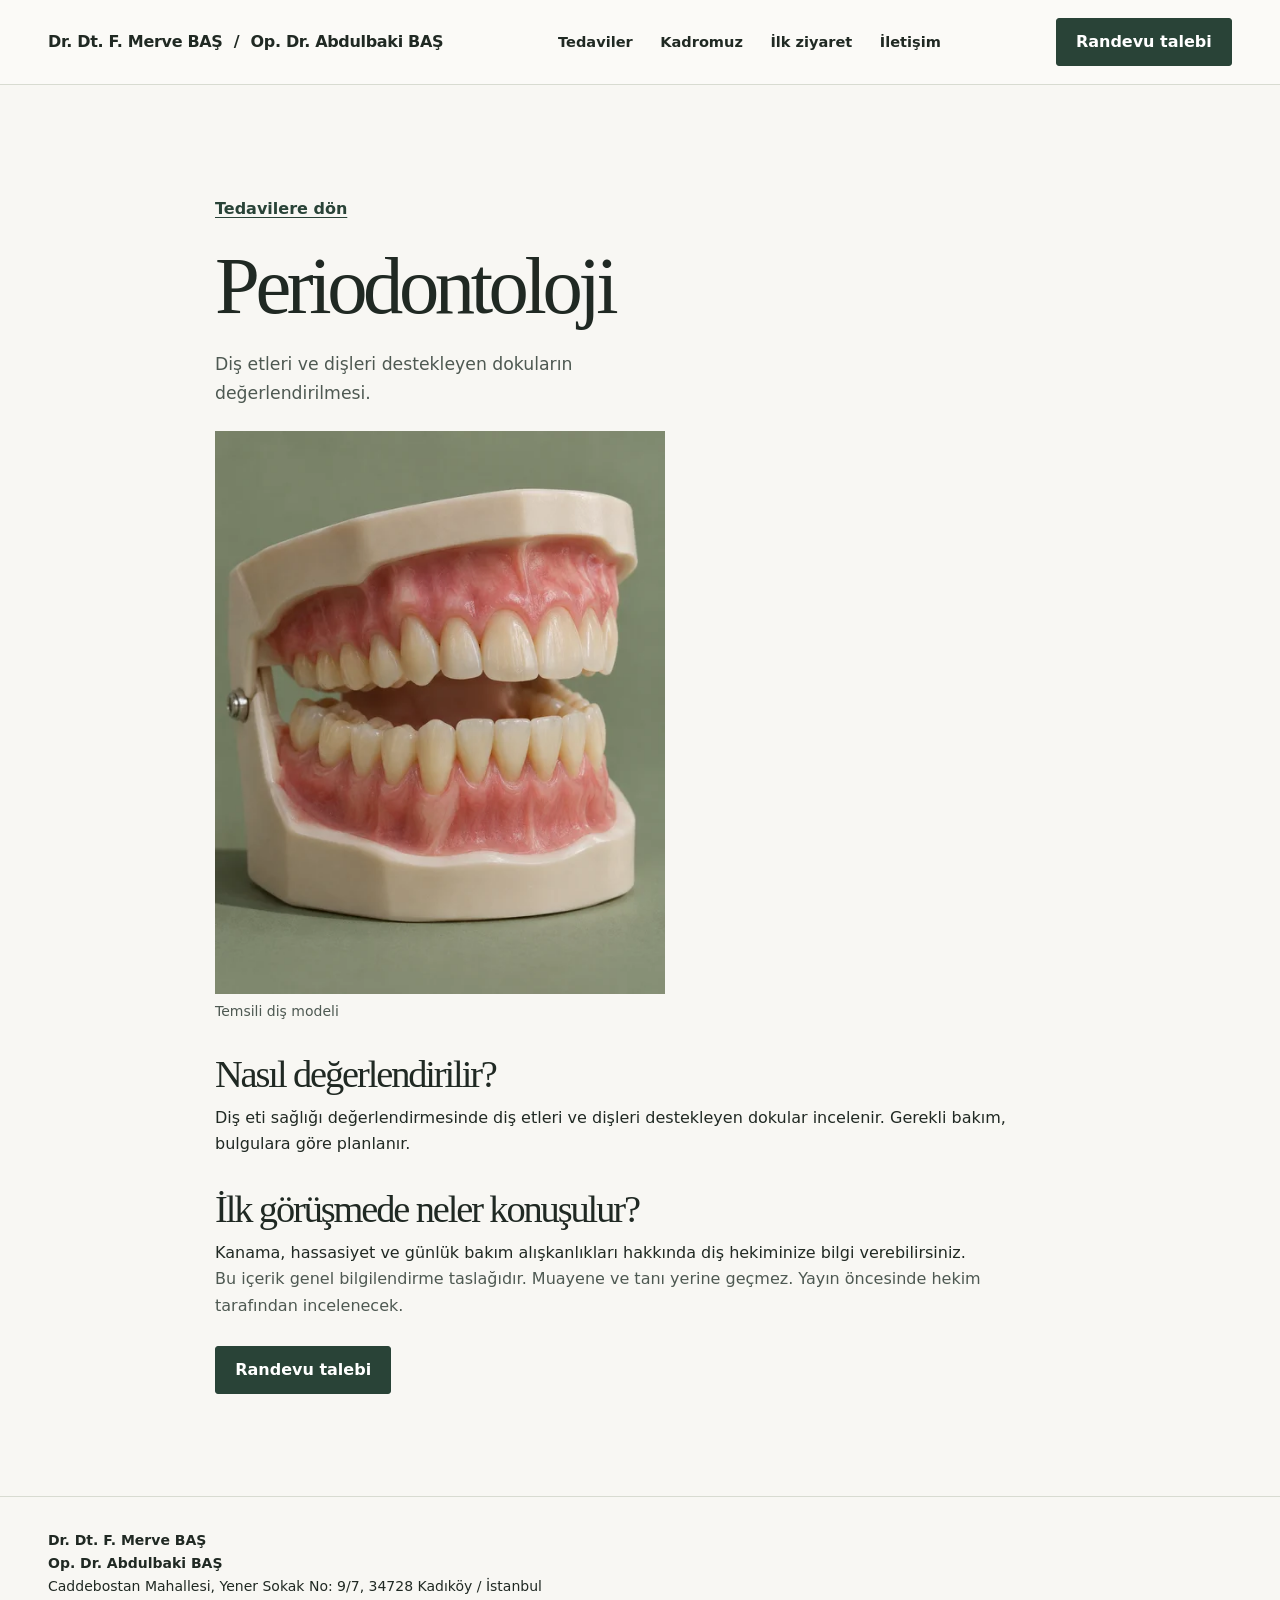
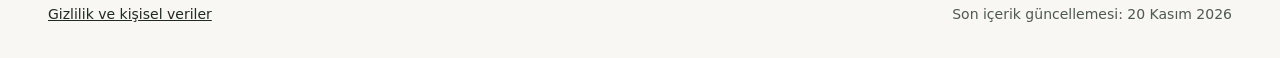
<file: dis-eti.html>
<!doctype html>
<html lang="tr">
<head><meta charset="utf-8"><meta name="viewport" content="width=device-width, initial-scale=1, viewport-fit=cover"><meta name="description" content="Dr. Dt. F. Merve BAŞ / Op. Dr. Abdulbaki BAŞ. Caddebostan’da hekim, hasta kabul ve iletişim bilgileri."><title>Periodontoloji | Caddebostan</title><link rel="stylesheet" href="site.css?v=20261120-privacy"><script src="image-save-deterrent.js" defer></script><link rel="stylesheet" href="mobile-nav.css"><script src="privacy-panel.js" defer></script></head>
<body><a class="skip" href="#main">İçeriğe geç</a><header class="top"><div class="wrap nav">
<a class="brand" href="index.html"><span>Dr. Dt. F. Merve BAŞ</span> <span class="brand-divider">/</span> <span>Op. Dr. Abdulbaki BAŞ</span></a>
<nav class="nav-links" aria-label="Ana menü">
  <a href="index.html#tedaviler"><svg aria-hidden="true" viewBox="0 0 24 24" fill="none" stroke="currentColor" stroke-width="1.6" stroke-linecap="round" stroke-linejoin="round"><path d="M4 4h6v6H4zm10 0h6v6h-6zM4 14h6v6H4zm10 0h6v6h-6z"/></svg><span>Tedaviler</span></a>
  <a href="index.html#kadromuz"><svg aria-hidden="true" viewBox="0 0 24 24" fill="none" stroke="currentColor" stroke-width="1.6" stroke-linecap="round" stroke-linejoin="round"><circle cx="12" cy="8" r="3"/><path d="M5 20v-2a5 5 0 0 1 5-5h4a5 5 0 0 1 5 5v2"/></svg><span>Kadromuz</span></a>
  <a href="index.html#randevu" class="mobile-booking" aria-label="Randevu oluştur"><svg aria-hidden="true" viewBox="0 0 24 24" fill="none" stroke="currentColor" stroke-width="1.6" stroke-linecap="round" stroke-linejoin="round"><rect x="3" y="5" width="18" height="16" rx="3"/><path d="M7 3v5m10-5v5M3 10h18m-9 3v5m-2.5-2.5h5"/></svg><span>Randevu</span></a>
  <a href="index.html#ilk-ziyaret"><svg aria-hidden="true" viewBox="0 0 24 24" fill="none" stroke="currentColor" stroke-width="1.6" stroke-linecap="round" stroke-linejoin="round"><path d="M9 4H6a2 2 0 0 0-2 2v14h16V6a2 2 0 0 0-2-2h-3M9 3h6v4H9zm-1 9h8m-8 4h6"/></svg><span>İlk ziyaret</span></a>
  <a href="index.html#iletisim"><svg aria-hidden="true" viewBox="0 0 24 24" fill="none" stroke="currentColor" stroke-width="1.6" stroke-linecap="round" stroke-linejoin="round"><path d="M20 10c0 5-8 10-8 10S4 15 4 10a8 8 0 1 1 16 0Z"/><circle cx="12" cy="10" r="2.5"/></svg><span>İletişim</span></a>
</nav>
<a class="button" href="index.html#randevu">Randevu talebi</a></div></header>
<main id="main"><article class="wrap detail"><a class="link" href="index.html#tedaviler">Tedavilere dön</a><h1>Periodontoloji</h1><p class="lede">Diş etleri ve dişleri destekleyen dokuların değerlendirilmesi.</p><figure><picture><img draggable="false" src="assets/gum-editorial.webp" srcset="assets/gum-editorial-small.webp 520w, assets/gum-editorial.webp 800w" sizes="(max-width: 680px) calc(100vw - 32px), 450px" alt="" width="800" height="1000" loading="lazy"></picture><figcaption class="muted">Temsili diş modeli</figcaption></figure><h2>Nasıl değerlendirilir?</h2><p>Diş eti sağlığı değerlendirmesinde diş etleri ve dişleri destekleyen dokular incelenir. Gerekli bakım, bulgulara göre planlanır.</p><h2>İlk görüşmede neler konuşulur?</h2><p>Kanama, hassasiyet ve günlük bakım alışkanlıkları hakkında diş hekiminize bilgi verebilirsiniz.</p><p class="muted">Bu içerik genel bilgilendirme taslağıdır. Muayene ve tanı yerine geçmez. Yayın öncesinde hekim tarafından incelenecek.</p><div class="actions"><a class="button" href="index.html#randevu">Randevu talebi</a></div></article></main><footer class="footer"><div class="wrap footer-layout"><div class="footer-address"><p><strong>Dr. Dt. F. Merve BAŞ</strong></p><p><strong>Op. Dr. Abdulbaki BAŞ</strong></p><p>Caddebostan Mahallesi, Yener Sokak No: 9/7, 34728 Kadıköy / İstanbul</p><p><a href="kvkk.html">Gizlilik ve kişisel veriler</a></p></div><!-- TODO: Hekimlerin onayladığı yayımlanabilir site editörü iletişim kanalını ekleyin. --><p class="footer-updated">Son içerik güncellemesi: <time datetime="2026-11-20">20 Kasım 2026</time></p></div></footer>


</body></html>
</file>
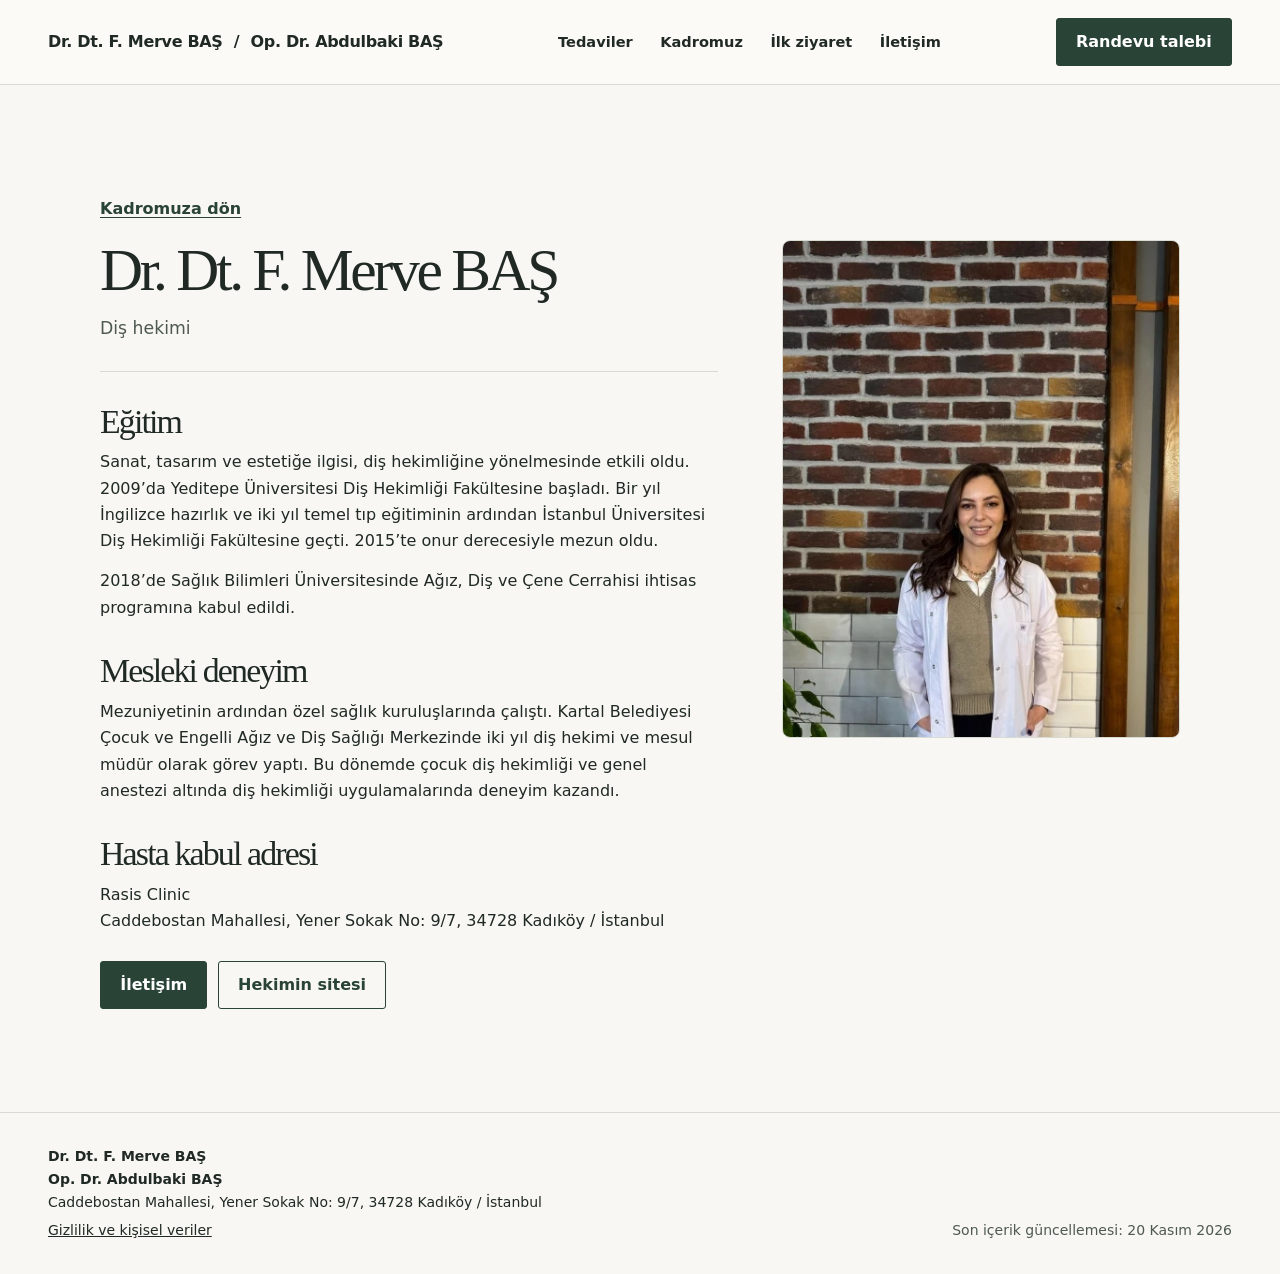
<file: hekim-profili.html>
<!doctype html>
<html lang="tr">
<head><meta charset="utf-8"><meta name="viewport" content="width=device-width, initial-scale=1, viewport-fit=cover"><meta name="description" content="Dr. Dt. F. Merve BAŞ · Diş hekimi. Eğitim, mesleki deneyim ve hasta kabul bilgileri."><title>Dr. Dt. F. Merve BAŞ | Diş hekimi</title><link rel="stylesheet" href="site.css?v=20261120-privacy"><link rel="stylesheet" href="profiles.css?v=20261120-desktop"><script src="image-save-deterrent.js" defer></script><link rel="stylesheet" href="mobile-nav.css"><script src="privacy-panel.js" defer></script></head>
<body><a class="skip" href="#main">İçeriğe geç</a><header class="top"><div class="wrap nav">
<a class="brand" href="index.html"><span>Dr. Dt. F. Merve BAŞ</span> <span class="brand-divider">/</span> <span>Op. Dr. Abdulbaki BAŞ</span></a>
<nav class="nav-links" aria-label="Ana menü">
  <a href="index.html#tedaviler"><svg aria-hidden="true" viewBox="0 0 24 24" fill="none" stroke="currentColor" stroke-width="1.6" stroke-linecap="round" stroke-linejoin="round"><path d="M4 4h6v6H4zm10 0h6v6h-6zM4 14h6v6H4zm10 0h6v6h-6z"/></svg><span>Tedaviler</span></a>
  <a href="index.html#kadromuz"><svg aria-hidden="true" viewBox="0 0 24 24" fill="none" stroke="currentColor" stroke-width="1.6" stroke-linecap="round" stroke-linejoin="round"><circle cx="12" cy="8" r="3"/><path d="M5 20v-2a5 5 0 0 1 5-5h4a5 5 0 0 1 5 5v2"/></svg><span>Kadromuz</span></a>
  <a href="index.html#randevu" class="mobile-booking" aria-label="Randevu oluştur"><svg aria-hidden="true" viewBox="0 0 24 24" fill="none" stroke="currentColor" stroke-width="1.6" stroke-linecap="round" stroke-linejoin="round"><rect x="3" y="5" width="18" height="16" rx="3"/><path d="M7 3v5m10-5v5M3 10h18m-9 3v5m-2.5-2.5h5"/></svg><span>Randevu</span></a>
  <a href="index.html#ilk-ziyaret"><svg aria-hidden="true" viewBox="0 0 24 24" fill="none" stroke="currentColor" stroke-width="1.6" stroke-linecap="round" stroke-linejoin="round"><path d="M9 4H6a2 2 0 0 0-2 2v14h16V6a2 2 0 0 0-2-2h-3M9 3h6v4H9zm-1 9h8m-8 4h6"/></svg><span>İlk ziyaret</span></a>
  <a href="index.html#iletisim"><svg aria-hidden="true" viewBox="0 0 24 24" fill="none" stroke="currentColor" stroke-width="1.6" stroke-linecap="round" stroke-linejoin="round"><path d="M20 10c0 5-8 10-8 10S4 15 4 10a8 8 0 1 1 16 0Z"/><circle cx="12" cy="10" r="2.5"/></svg><span>İletişim</span></a>
</nav>
<a class="button" href="index.html#randevu">Randevu talebi</a></div></header>
<main id="main">
<article class="wrap detail physician-profile">
  <a class="link" href="index.html#kadromuz">Kadromuza dön</a>
  <h1>Dr. Dt. F. Merve BAŞ</h1><p class="lede">Diş hekimi</p>
  <img draggable="false" class="detail-portrait" src="assets/portre-dis-hekimligi.webp" alt="" width="461" height="530" loading="lazy">
  <div class="profile-bio">
    <h2>Eğitim</h2>
    <p>Sanat, tasarım ve estetiğe ilgisi, diş hekimliğine yönelmesinde etkili oldu. 2009’da Yeditepe Üniversitesi Diş Hekimliği Fakültesine başladı. Bir yıl İngilizce hazırlık ve iki yıl temel tıp eğitiminin ardından İstanbul Üniversitesi Diş Hekimliği Fakültesine geçti. 2015’te onur derecesiyle mezun oldu.</p>
    <p>2018’de Sağlık Bilimleri Üniversitesinde Ağız, Diş ve Çene Cerrahisi ihtisas programına kabul edildi.</p>
    <h2>Mesleki deneyim</h2>
    <p>Mezuniyetinin ardından özel sağlık kuruluşlarında çalıştı. Kartal Belediyesi Çocuk ve Engelli Ağız ve Diş Sağlığı Merkezinde iki yıl diş hekimi ve mesul müdür olarak görev yaptı. Bu dönemde çocuk diş hekimliği ve genel anestezi altında diş hekimliği uygulamalarında deneyim kazandı.</p>
    <h2>Hasta kabul adresi</h2>
    <p>Rasis Clinic<br>Caddebostan Mahallesi, Yener Sokak No: 9/7, 34728 Kadıköy / İstanbul</p>
    <div class="actions profile-actions"><a class="button" href="index.html#iletisim">İletişim</a><a class="button secondary" href="https://www.drfatmamervebas.com/" rel="noreferrer">Hekimin sitesi</a></div>
  </div>
</article></main><footer class="footer"><div class="wrap footer-layout"><div class="footer-address"><p><strong>Dr. Dt. F. Merve BAŞ</strong></p><p><strong>Op. Dr. Abdulbaki BAŞ</strong></p><p>Caddebostan Mahallesi, Yener Sokak No: 9/7, 34728 Kadıköy / İstanbul</p><p><a href="kvkk.html">Gizlilik ve kişisel veriler</a></p></div><!-- TODO: Hekimlerin onayladığı yayımlanabilir site editörü iletişim kanalını ekleyin. --><p class="footer-updated">Son içerik güncellemesi: <time datetime="2026-11-20">20 Kasım 2026</time></p></div></footer>


</body></html>
</file>
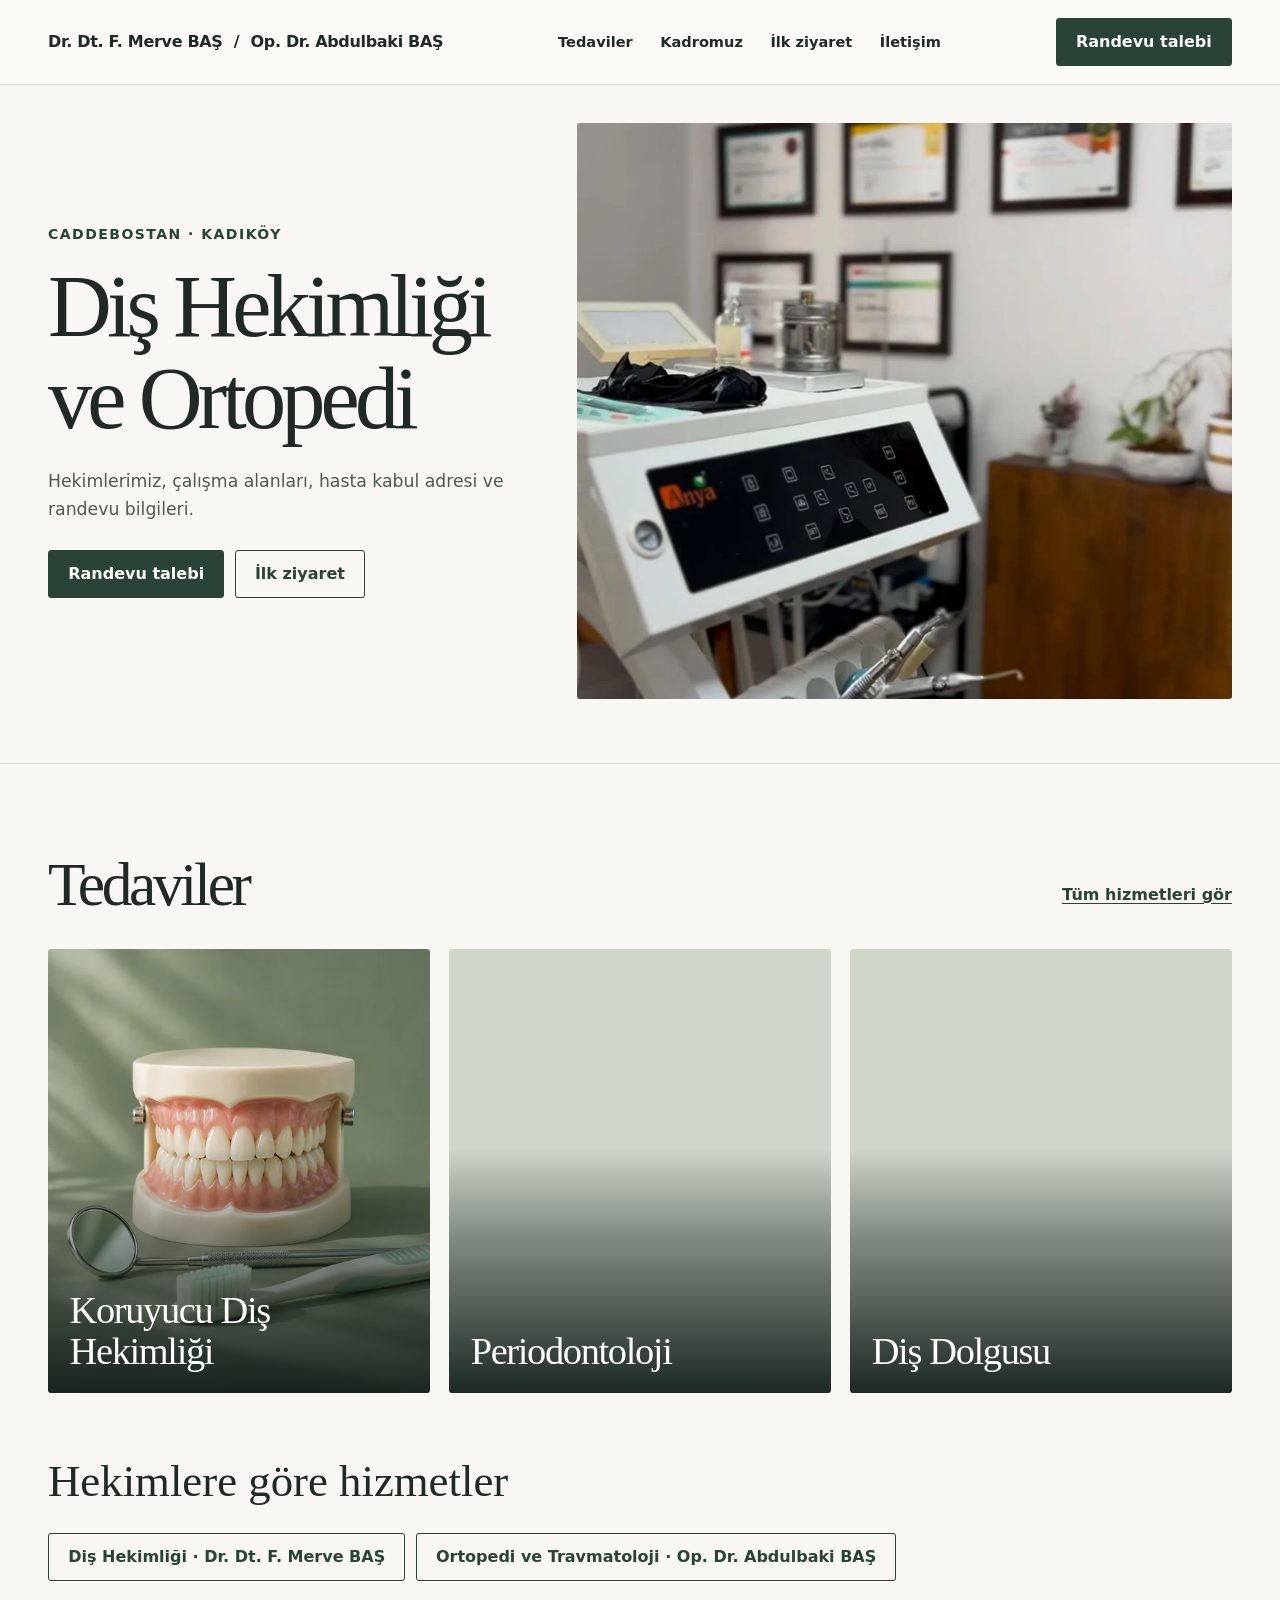
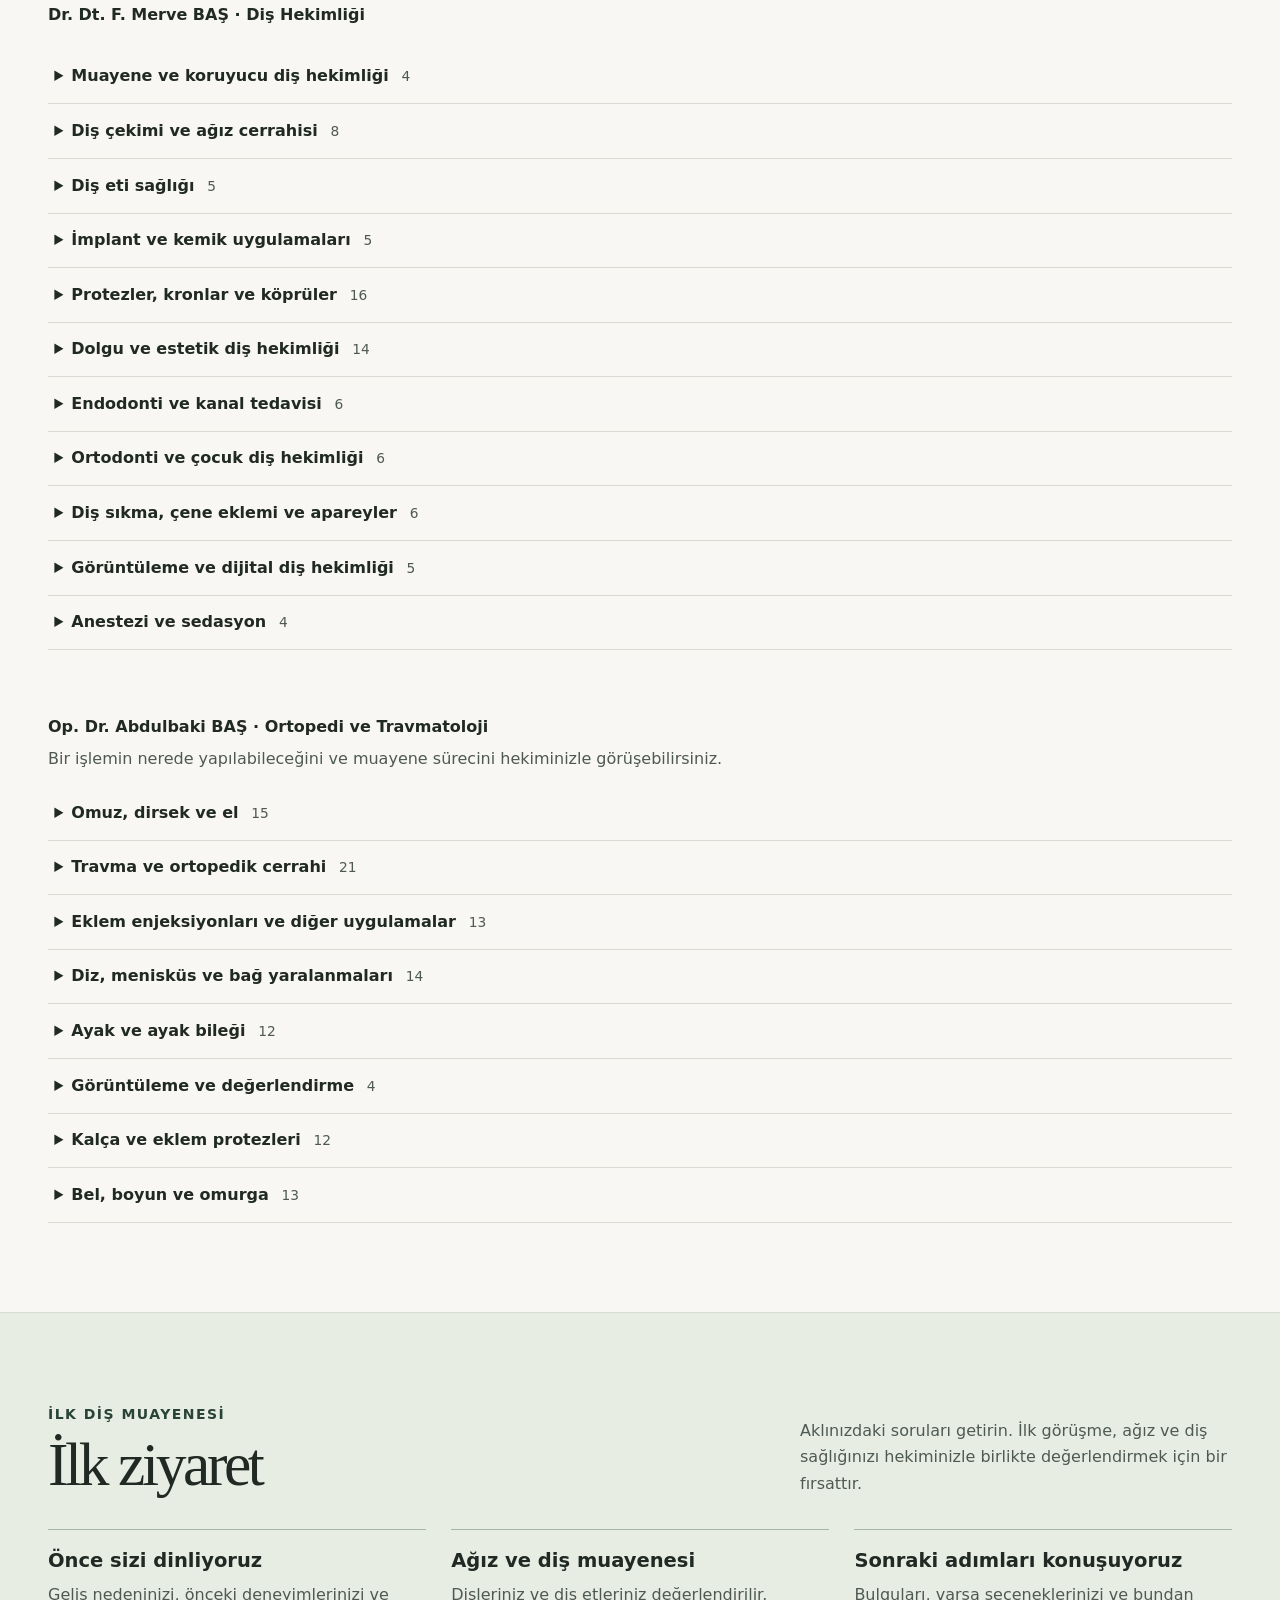
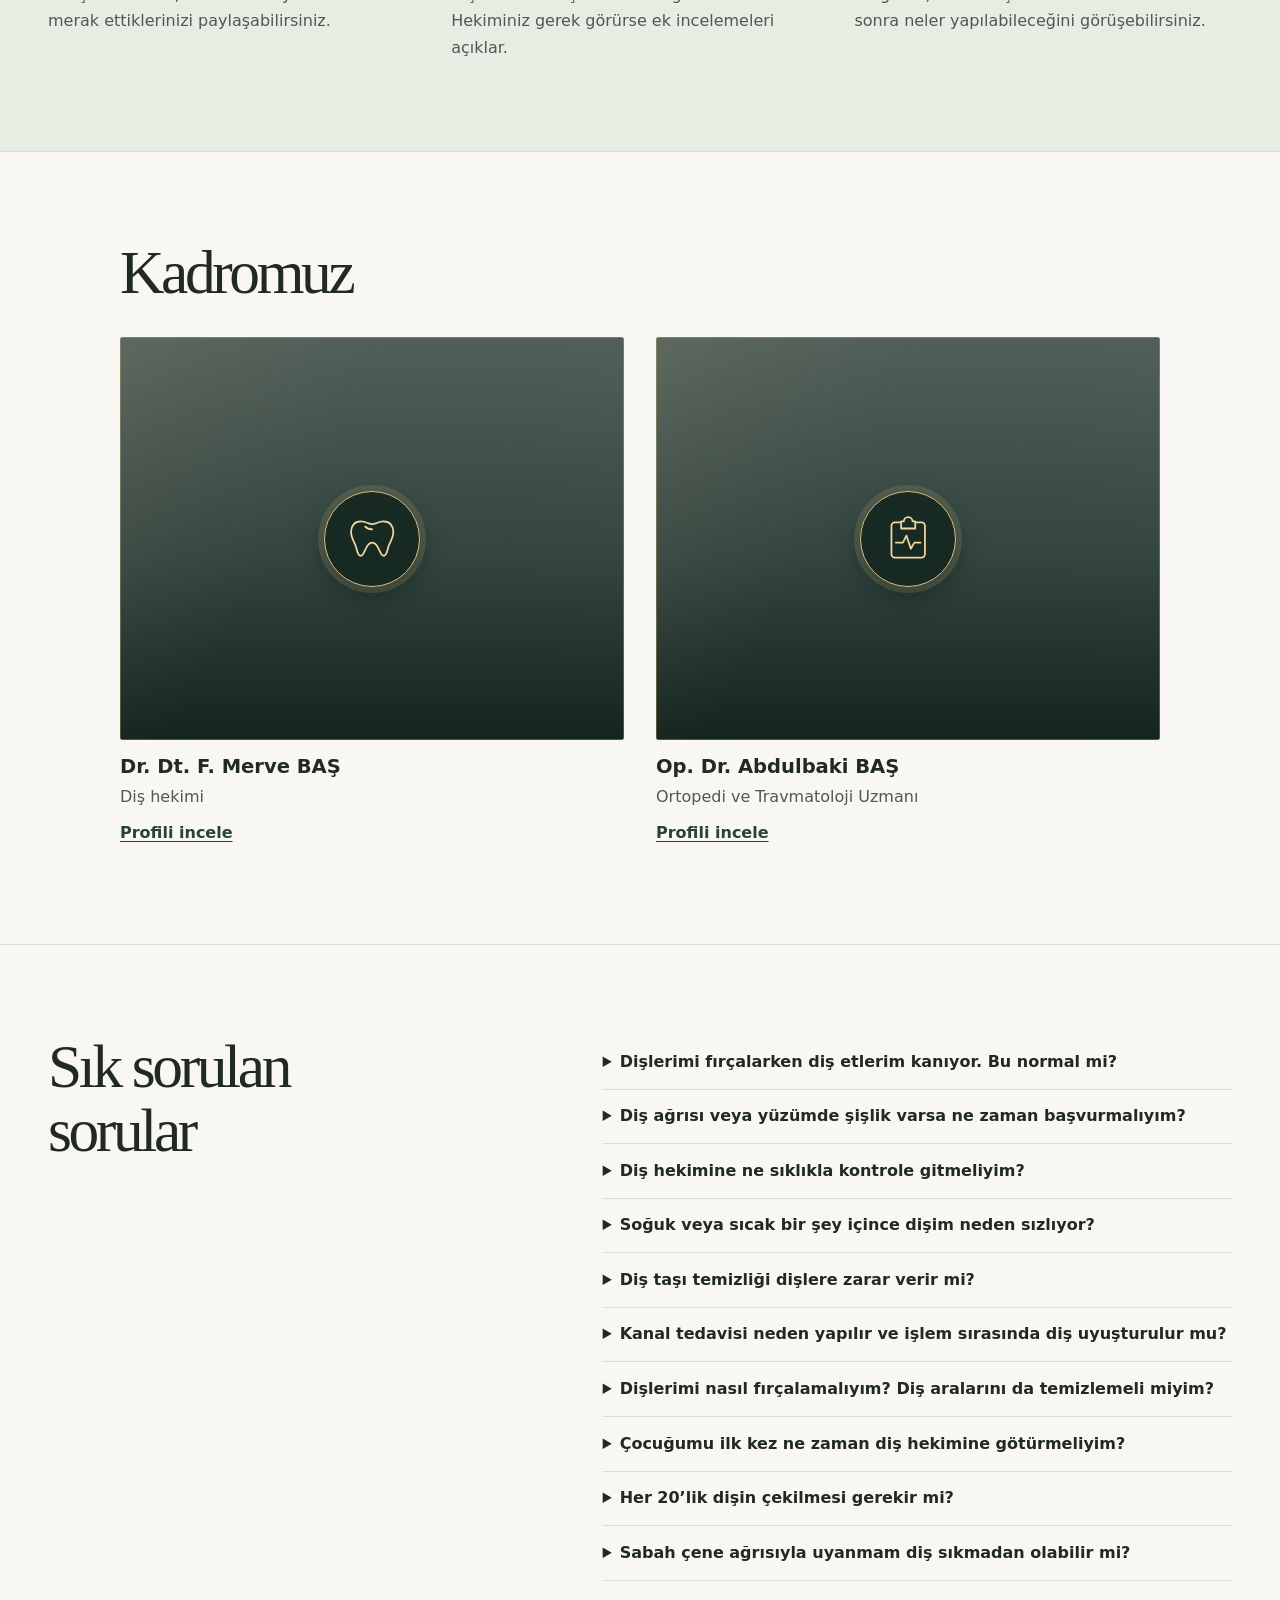
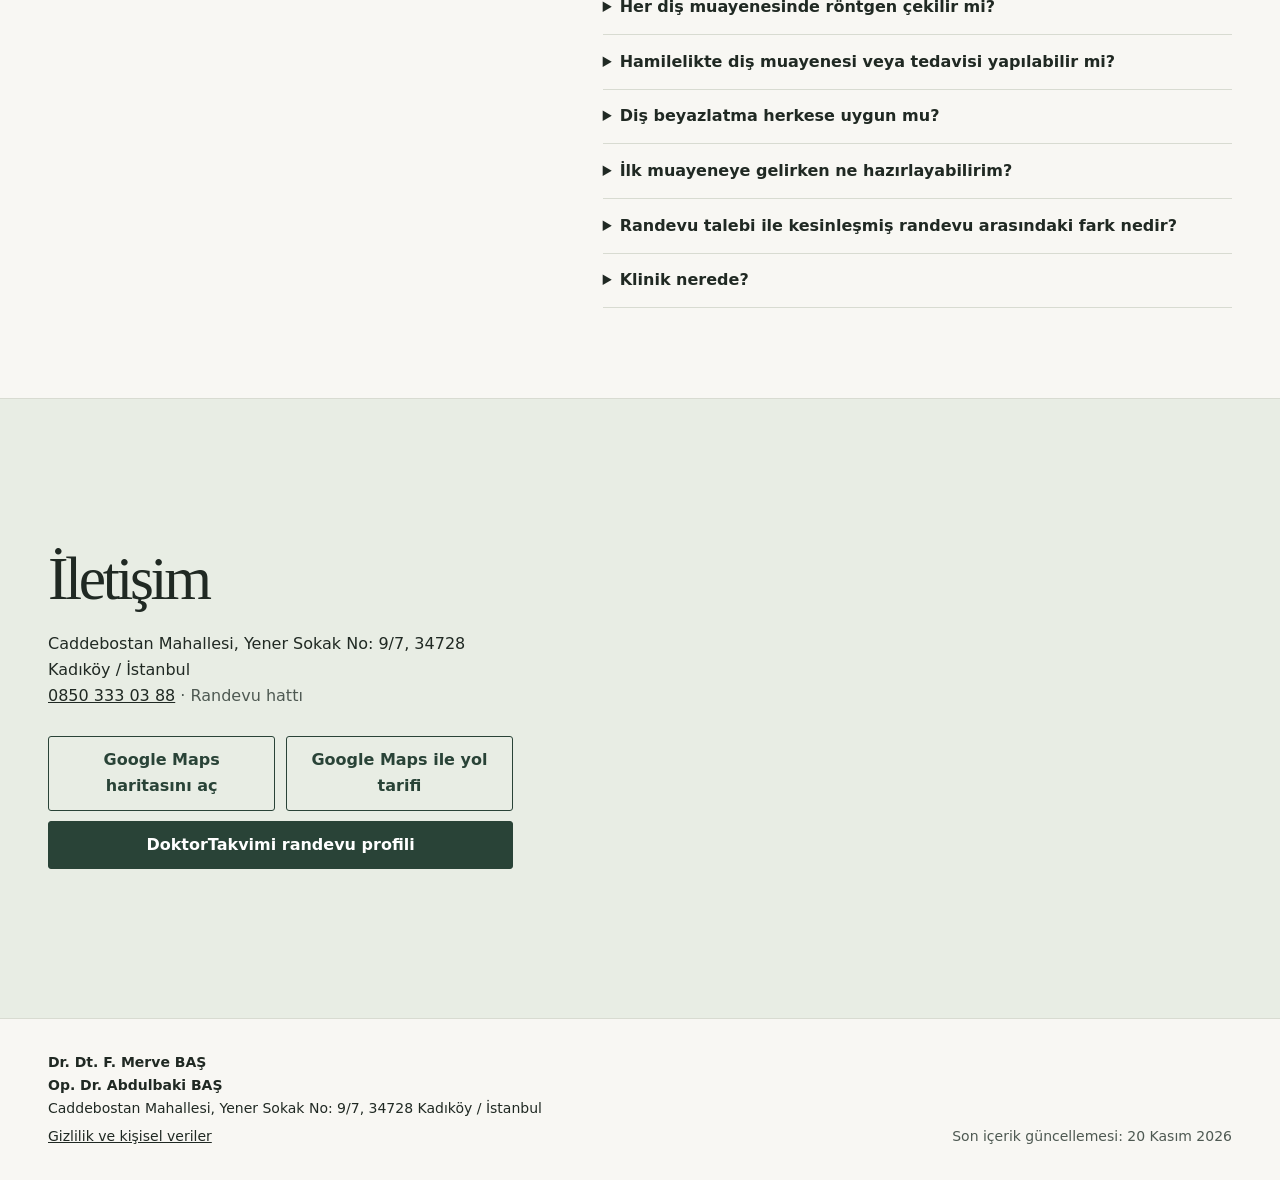
<file: iletisim.html>
<!doctype html>
<html lang="tr">
<head>
  <meta charset="utf-8">
  <meta name="viewport" content="width=device-width, initial-scale=1">
  <meta http-equiv="refresh" content="0; url=index.html#iletisim">
  <title>İletişim</title>
</head>
<body>
  <main><a href="index.html#iletisim">Ana sayfadaki iletişim bölümüne git</a></main>
  <script>
    if (location.hash === '#randevu') location.replace('index.html#randevu');
  </script>
</body>
</html>
</file>
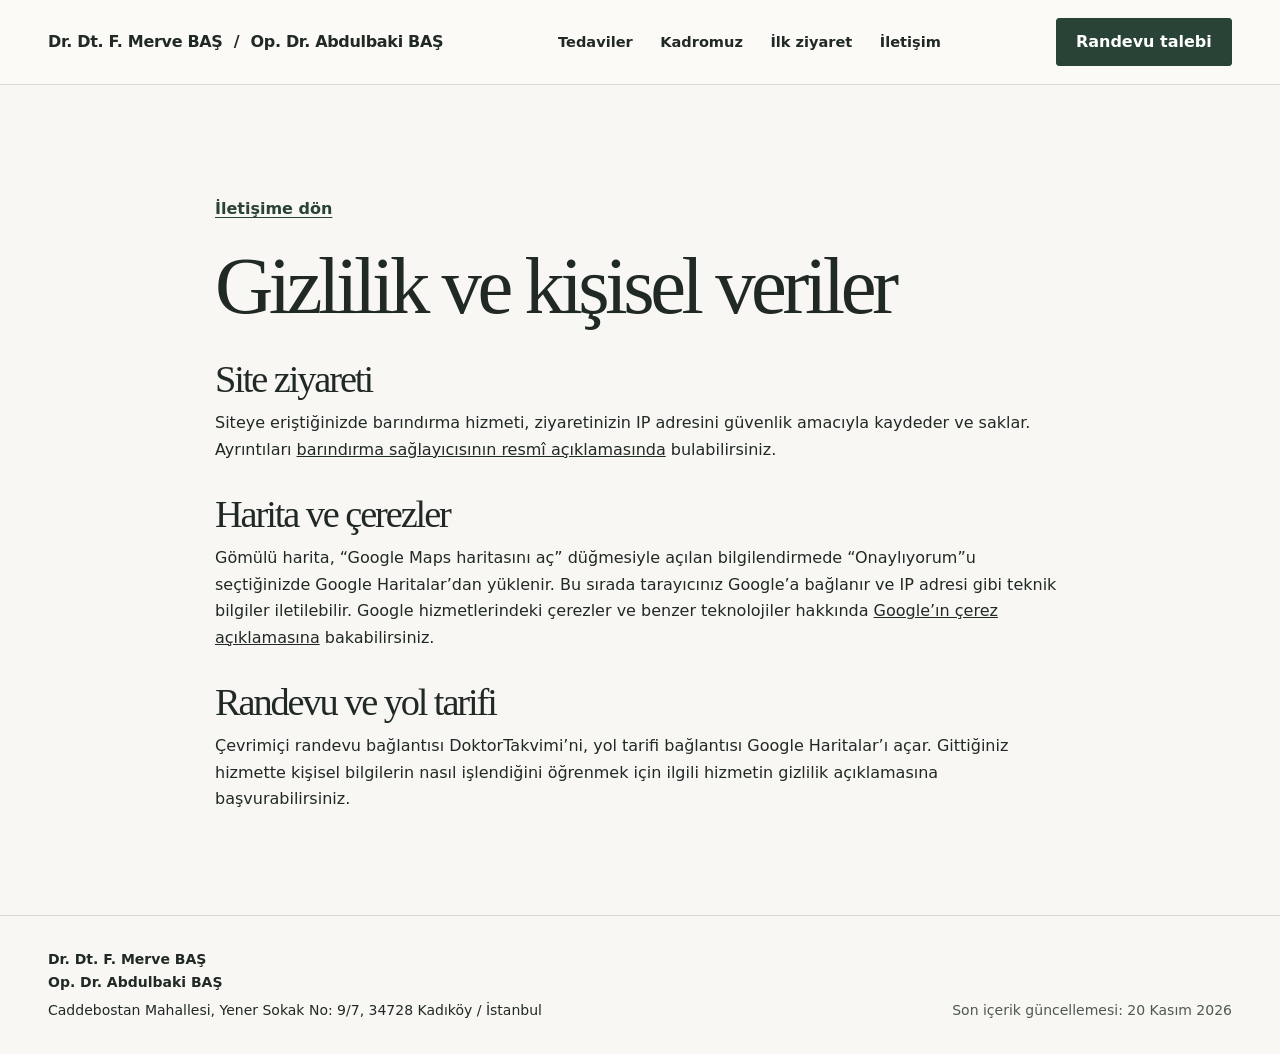
<file: kvkk.html>
<!doctype html>
<html lang="tr">
<head><meta charset="utf-8"><meta name="viewport" content="width=device-width, initial-scale=1, viewport-fit=cover"><meta name="description" content="Dr. Dt. F. Merve BAŞ / Op. Dr. Abdulbaki BAŞ. Caddebostan’da hekim, hasta kabul ve iletişim bilgileri."><title>Gizlilik ve kişisel veriler | Caddebostan</title><link rel="stylesheet" href="site.css?v=20261120-4"><link rel="stylesheet" href="mobile-nav.css"></head>
<body><a class="skip" href="#main">İçeriğe geç</a><header class="top"><div class="wrap nav">
<a class="brand" href="index.html"><span>Dr. Dt. F. Merve BAŞ</span> <span class="brand-divider">/</span> <span>Op. Dr. Abdulbaki BAŞ</span></a>
<nav class="nav-links" aria-label="Ana menü">
  <a href="index.html#tedaviler"><svg aria-hidden="true" viewBox="0 0 24 24" fill="none" stroke="currentColor" stroke-width="1.6" stroke-linecap="round" stroke-linejoin="round"><path d="M4 4h6v6H4zm10 0h6v6h-6zM4 14h6v6H4zm10 0h6v6h-6z"/></svg><span>Tedaviler</span></a>
  <a href="index.html#kadromuz"><svg aria-hidden="true" viewBox="0 0 24 24" fill="none" stroke="currentColor" stroke-width="1.6" stroke-linecap="round" stroke-linejoin="round"><circle cx="12" cy="8" r="3"/><path d="M5 20v-2a5 5 0 0 1 5-5h4a5 5 0 0 1 5 5v2"/></svg><span>Kadromuz</span></a>
  <a href="index.html#randevu" class="mobile-booking" aria-label="Randevu oluştur"><svg aria-hidden="true" viewBox="0 0 24 24" fill="none" stroke="currentColor" stroke-width="1.6" stroke-linecap="round" stroke-linejoin="round"><rect x="3" y="5" width="18" height="16" rx="3"/><path d="M7 3v5m10-5v5M3 10h18m-9 3v5m-2.5-2.5h5"/></svg><span>Randevu</span></a>
  <a href="index.html#ilk-ziyaret"><svg aria-hidden="true" viewBox="0 0 24 24" fill="none" stroke="currentColor" stroke-width="1.6" stroke-linecap="round" stroke-linejoin="round"><path d="M9 4H6a2 2 0 0 0-2 2v14h16V6a2 2 0 0 0-2-2h-3M9 3h6v4H9zm-1 9h8m-8 4h6"/></svg><span>İlk ziyaret</span></a>
  <a href="index.html#iletisim"><svg aria-hidden="true" viewBox="0 0 24 24" fill="none" stroke="currentColor" stroke-width="1.6" stroke-linecap="round" stroke-linejoin="round"><path d="M20 10c0 5-8 10-8 10S4 15 4 10a8 8 0 1 1 16 0Z"/><circle cx="12" cy="10" r="2.5"/></svg><span>İletişim</span></a>
</nav>
<a class="button" href="index.html#randevu">Randevu talebi</a></div></header>
<main id="main"><article class="wrap detail"><a class="link" href="index.html#iletisim">İletişime dön</a><h1>Gizlilik ve kişisel veriler</h1>
<section id="privacy-notice" aria-label="Gizlilik bilgileri">
  <h2>Site ziyareti</h2>
  <p>Siteye eriştiğinizde barındırma hizmeti, ziyaretinizin IP adresini güvenlik amacıyla kaydeder ve saklar. Ayrıntıları <a href="https://docs.github.com/en/pages/getting-started-with-github-pages/what-is-github-pages" rel="noreferrer">barındırma sağlayıcısının resmî açıklamasında</a> bulabilirsiniz.</p>
  <h2>Harita ve çerezler</h2>
  <p>Gömülü harita, “Google Maps haritasını aç” düğmesiyle açılan bilgilendirmede “Onaylıyorum”u seçtiğinizde Google Haritalar’dan yüklenir. Bu sırada tarayıcınız Google’a bağlanır ve IP adresi gibi teknik bilgiler iletilebilir. Google hizmetlerindeki çerezler ve benzer teknolojiler hakkında <a href="https://policies.google.com/technologies/cookies?hl=tr" rel="noreferrer">Google’ın çerez açıklamasına</a> bakabilirsiniz.</p>
  <h2>Randevu ve yol tarifi</h2>
  <p>Çevrimiçi randevu bağlantısı DoktorTakvimi’ni, yol tarifi bağlantısı Google Haritalar’ı açar. Gittiğiniz hizmette kişisel bilgilerin nasıl işlendiğini öğrenmek için ilgili hizmetin gizlilik açıklamasına başvurabilirsiniz.</p>
</section></article></main><footer class="footer"><div class="wrap footer-layout"><div class="footer-address"><p><strong>Dr. Dt. F. Merve BAŞ</strong></p><p><strong>Op. Dr. Abdulbaki BAŞ</strong></p><p>Caddebostan Mahallesi, Yener Sokak No: 9/7, 34728 Kadıköy / İstanbul</p></div><!-- TODO: Hekimlerin onayladığı yayımlanabilir site editörü iletişim kanalını ekleyin. --><p class="footer-updated">Son içerik güncellemesi: <time datetime="2026-11-20">20 Kasım 2026</time></p></div></footer>


</body></html>
</file>
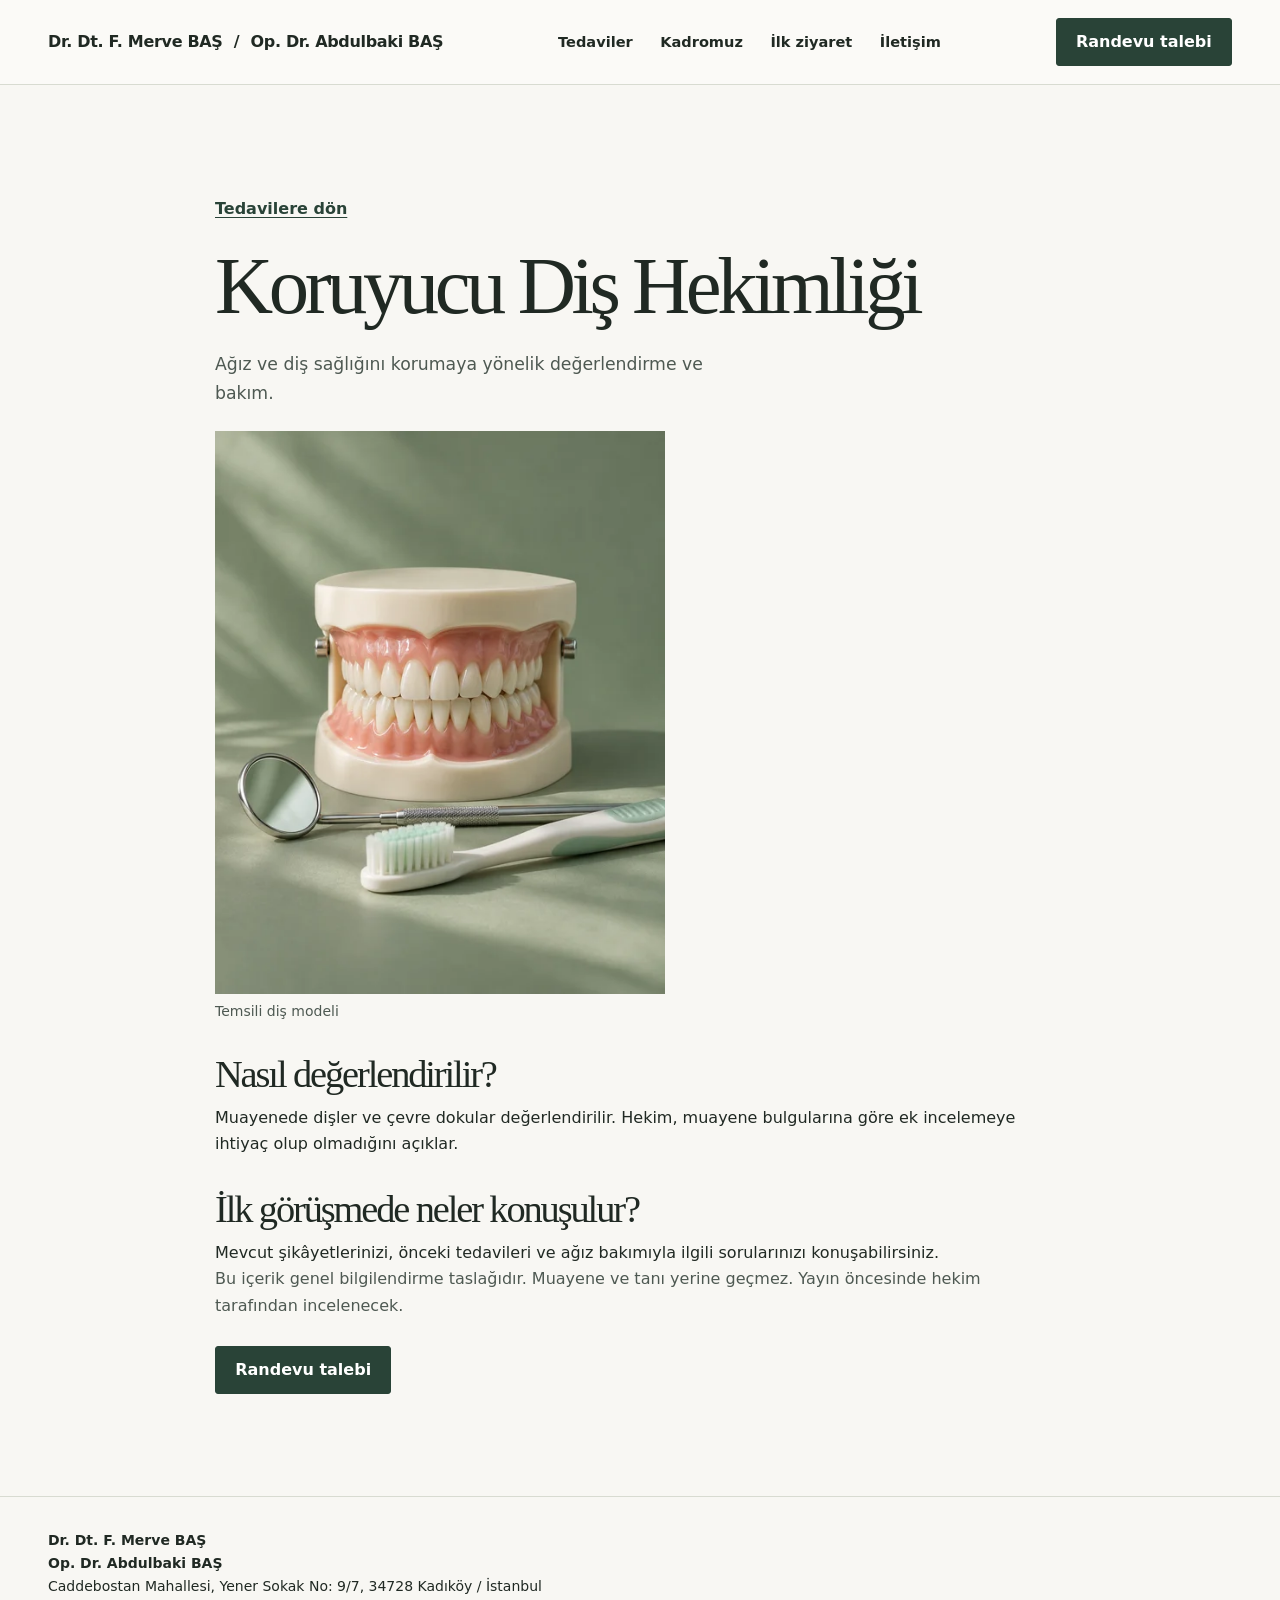
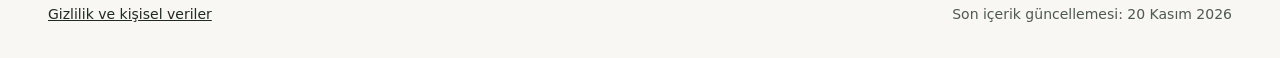
<file: muayene.html>
<!doctype html>
<html lang="tr">
<head><meta charset="utf-8"><meta name="viewport" content="width=device-width, initial-scale=1, viewport-fit=cover"><meta name="description" content="Dr. Dt. F. Merve BAŞ / Op. Dr. Abdulbaki BAŞ. Caddebostan’da hekim, hasta kabul ve iletişim bilgileri."><title>Koruyucu Diş Hekimliği | Caddebostan</title><link rel="stylesheet" href="site.css?v=20261120-privacy"><script src="image-save-deterrent.js" defer></script><link rel="stylesheet" href="mobile-nav.css"><script src="privacy-panel.js" defer></script></head>
<body><a class="skip" href="#main">İçeriğe geç</a><header class="top"><div class="wrap nav">
<a class="brand" href="index.html"><span>Dr. Dt. F. Merve BAŞ</span> <span class="brand-divider">/</span> <span>Op. Dr. Abdulbaki BAŞ</span></a>
<nav class="nav-links" aria-label="Ana menü">
  <a href="index.html#tedaviler"><svg aria-hidden="true" viewBox="0 0 24 24" fill="none" stroke="currentColor" stroke-width="1.6" stroke-linecap="round" stroke-linejoin="round"><path d="M4 4h6v6H4zm10 0h6v6h-6zM4 14h6v6H4zm10 0h6v6h-6z"/></svg><span>Tedaviler</span></a>
  <a href="index.html#kadromuz"><svg aria-hidden="true" viewBox="0 0 24 24" fill="none" stroke="currentColor" stroke-width="1.6" stroke-linecap="round" stroke-linejoin="round"><circle cx="12" cy="8" r="3"/><path d="M5 20v-2a5 5 0 0 1 5-5h4a5 5 0 0 1 5 5v2"/></svg><span>Kadromuz</span></a>
  <a href="index.html#randevu" class="mobile-booking" aria-label="Randevu oluştur"><svg aria-hidden="true" viewBox="0 0 24 24" fill="none" stroke="currentColor" stroke-width="1.6" stroke-linecap="round" stroke-linejoin="round"><rect x="3" y="5" width="18" height="16" rx="3"/><path d="M7 3v5m10-5v5M3 10h18m-9 3v5m-2.5-2.5h5"/></svg><span>Randevu</span></a>
  <a href="index.html#ilk-ziyaret"><svg aria-hidden="true" viewBox="0 0 24 24" fill="none" stroke="currentColor" stroke-width="1.6" stroke-linecap="round" stroke-linejoin="round"><path d="M9 4H6a2 2 0 0 0-2 2v14h16V6a2 2 0 0 0-2-2h-3M9 3h6v4H9zm-1 9h8m-8 4h6"/></svg><span>İlk ziyaret</span></a>
  <a href="index.html#iletisim"><svg aria-hidden="true" viewBox="0 0 24 24" fill="none" stroke="currentColor" stroke-width="1.6" stroke-linecap="round" stroke-linejoin="round"><path d="M20 10c0 5-8 10-8 10S4 15 4 10a8 8 0 1 1 16 0Z"/><circle cx="12" cy="10" r="2.5"/></svg><span>İletişim</span></a>
</nav>
<a class="button" href="index.html#randevu">Randevu talebi</a></div></header>
<main id="main"><article class="wrap detail"><a class="link" href="index.html#tedaviler">Tedavilere dön</a><h1>Koruyucu Diş Hekimliği</h1><p class="lede">Ağız ve diş sağlığını korumaya yönelik değerlendirme ve bakım.</p><figure><picture><img draggable="false" src="assets/exam-editorial.webp" srcset="assets/exam-editorial-small.webp 520w, assets/exam-editorial.webp 800w" sizes="(max-width: 680px) calc(100vw - 32px), 450px" alt="" width="800" height="1000" loading="lazy"></picture><figcaption class="muted">Temsili diş modeli</figcaption></figure><h2>Nasıl değerlendirilir?</h2><p>Muayenede dişler ve çevre dokular değerlendirilir. Hekim, muayene bulgularına göre ek incelemeye ihtiyaç olup olmadığını açıklar.</p><h2>İlk görüşmede neler konuşulur?</h2><p>Mevcut şikâyetlerinizi, önceki tedavileri ve ağız bakımıyla ilgili sorularınızı konuşabilirsiniz.</p><p class="muted">Bu içerik genel bilgilendirme taslağıdır. Muayene ve tanı yerine geçmez. Yayın öncesinde hekim tarafından incelenecek.</p><div class="actions"><a class="button" href="index.html#randevu">Randevu talebi</a></div></article></main><footer class="footer"><div class="wrap footer-layout"><div class="footer-address"><p><strong>Dr. Dt. F. Merve BAŞ</strong></p><p><strong>Op. Dr. Abdulbaki BAŞ</strong></p><p>Caddebostan Mahallesi, Yener Sokak No: 9/7, 34728 Kadıköy / İstanbul</p><p><a href="kvkk.html">Gizlilik ve kişisel veriler</a></p></div><!-- TODO: Hekimlerin onayladığı yayımlanabilir site editörü iletişim kanalını ekleyin. --><p class="footer-updated">Son içerik güncellemesi: <time datetime="2026-11-20">20 Kasım 2026</time></p></div></footer>


</body></html>
</file>
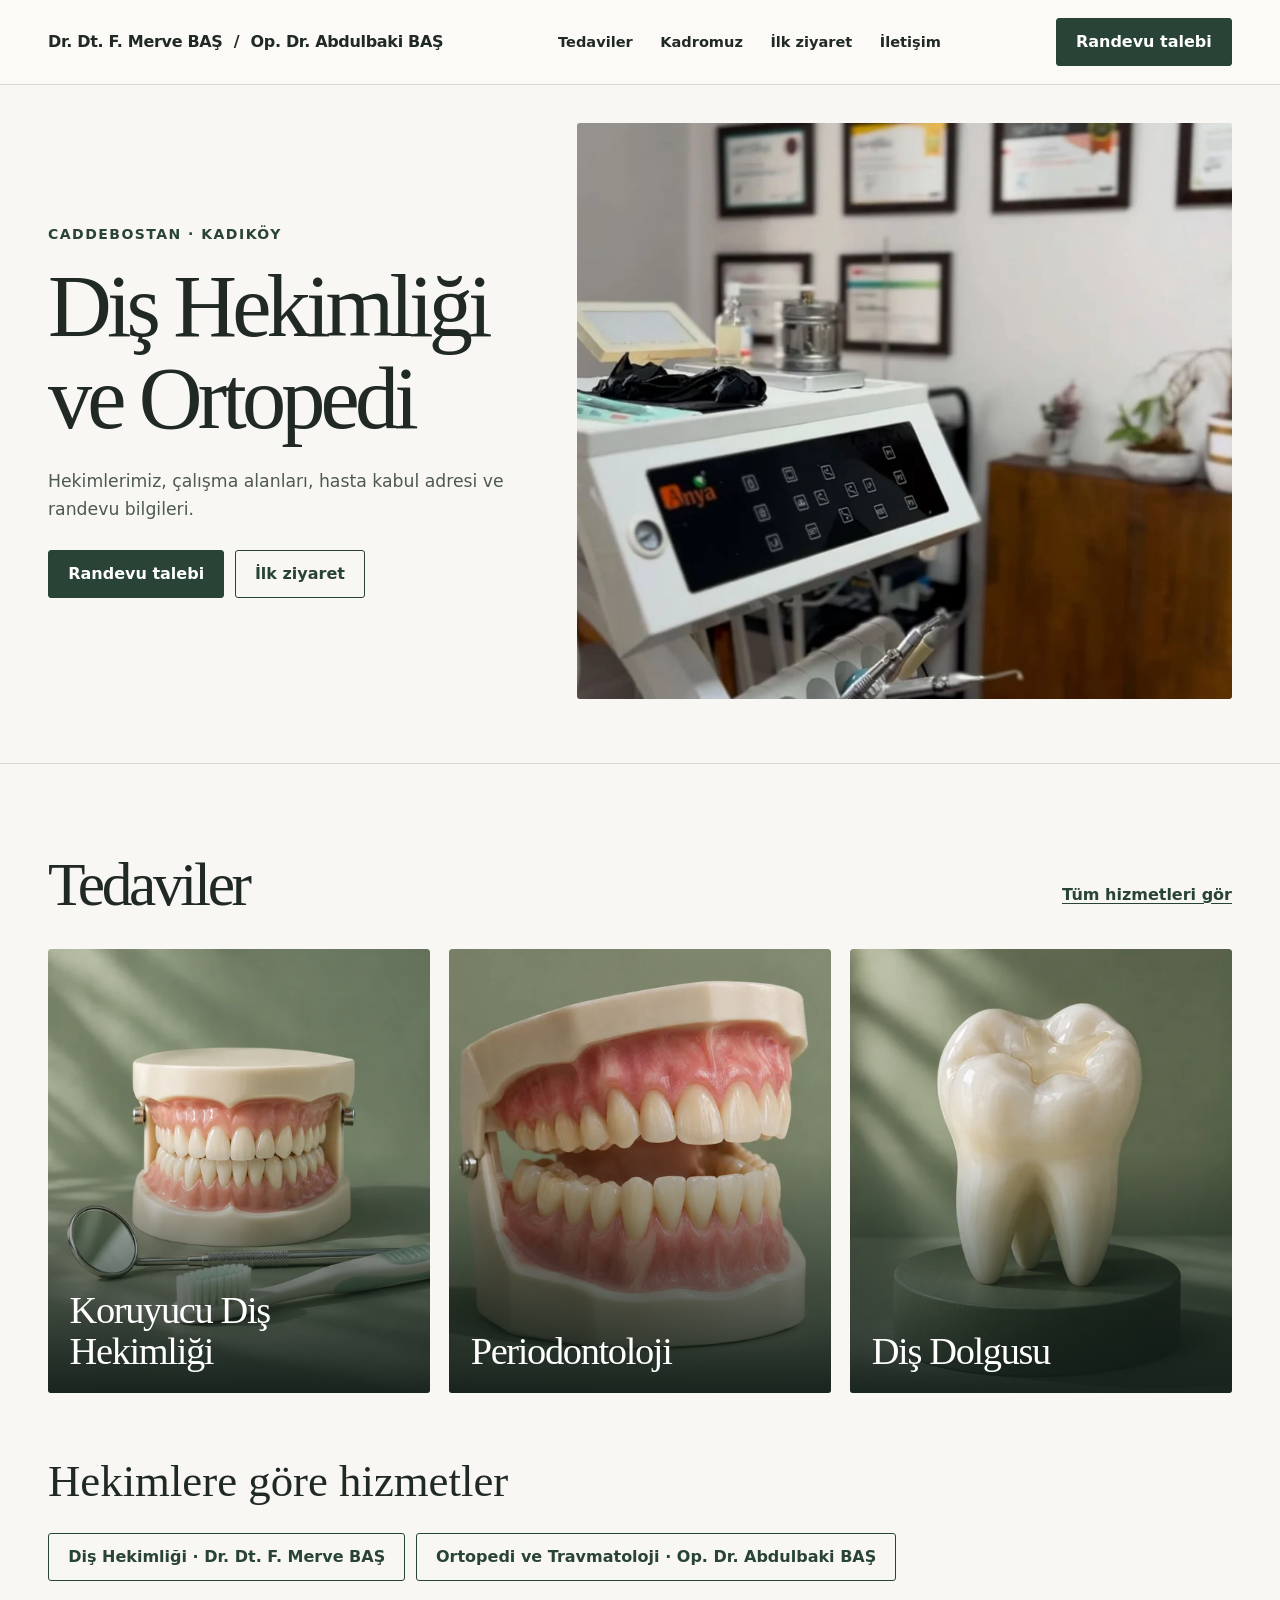
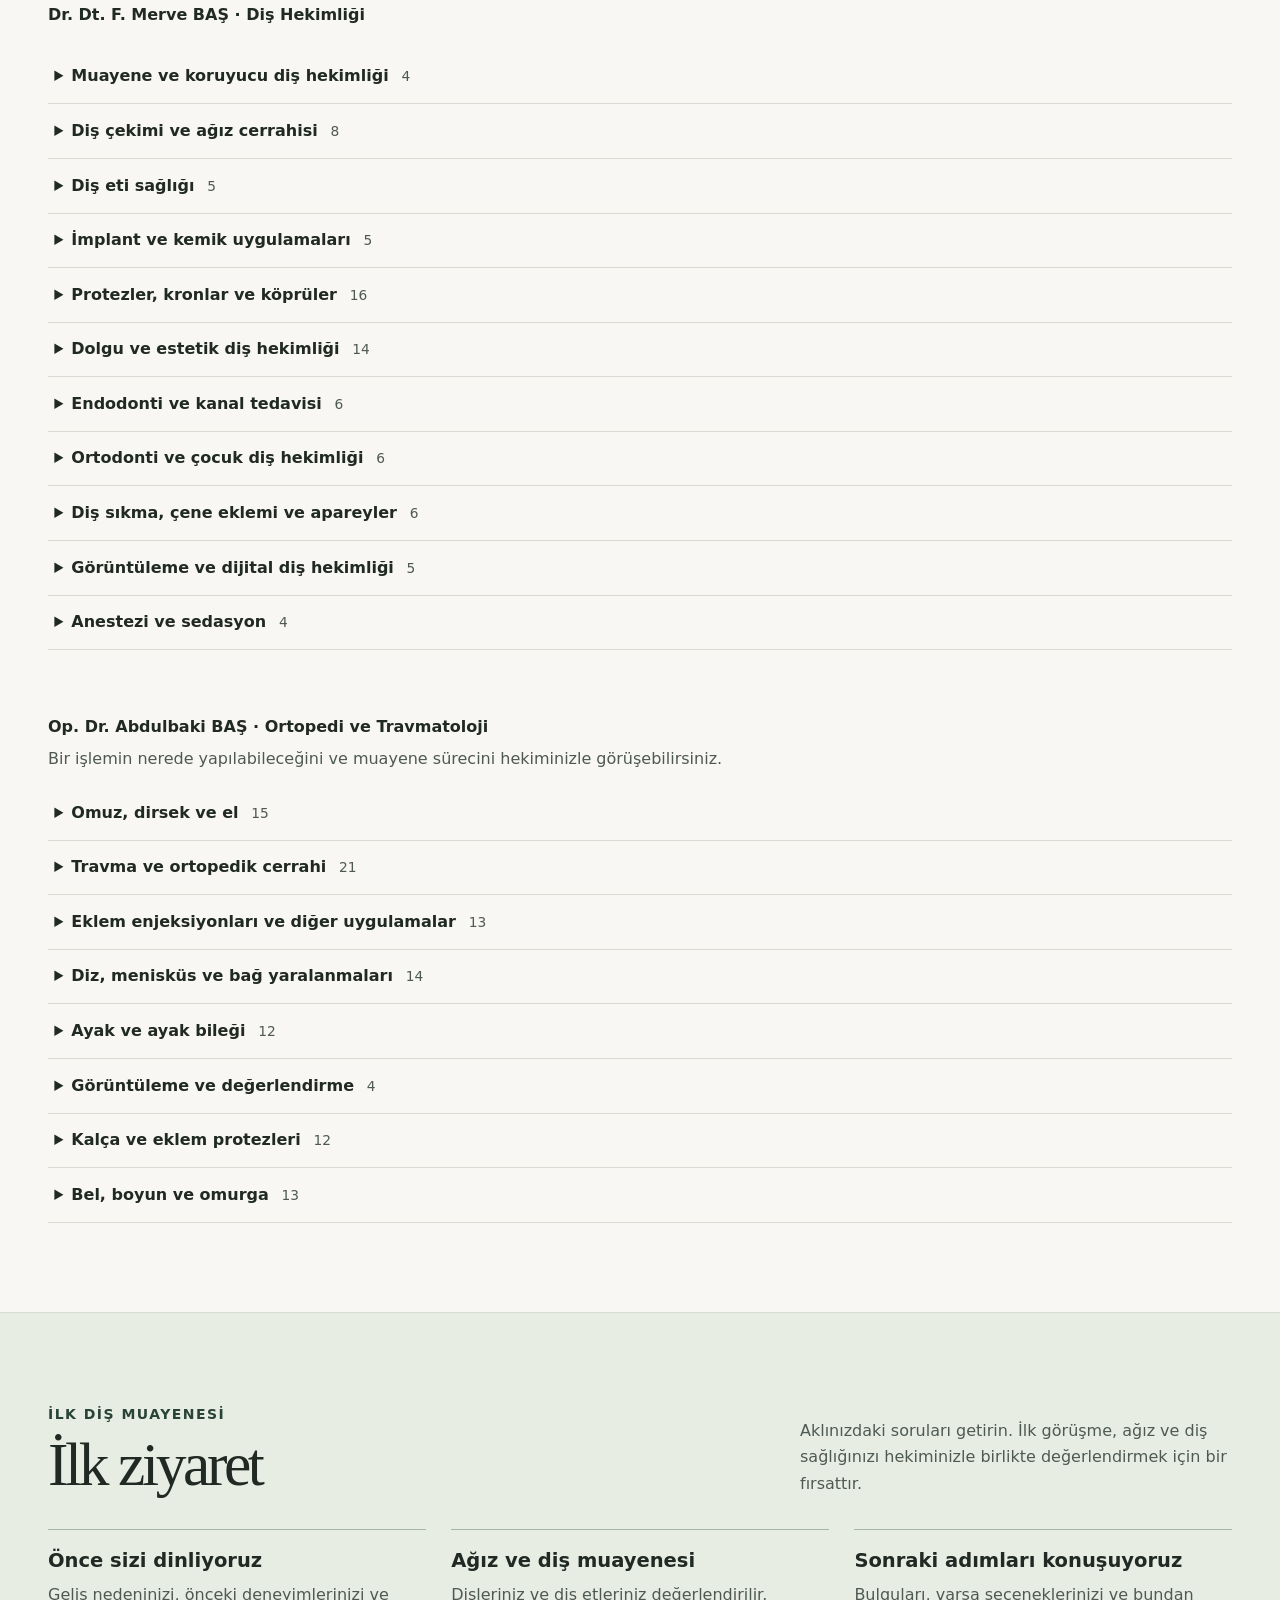
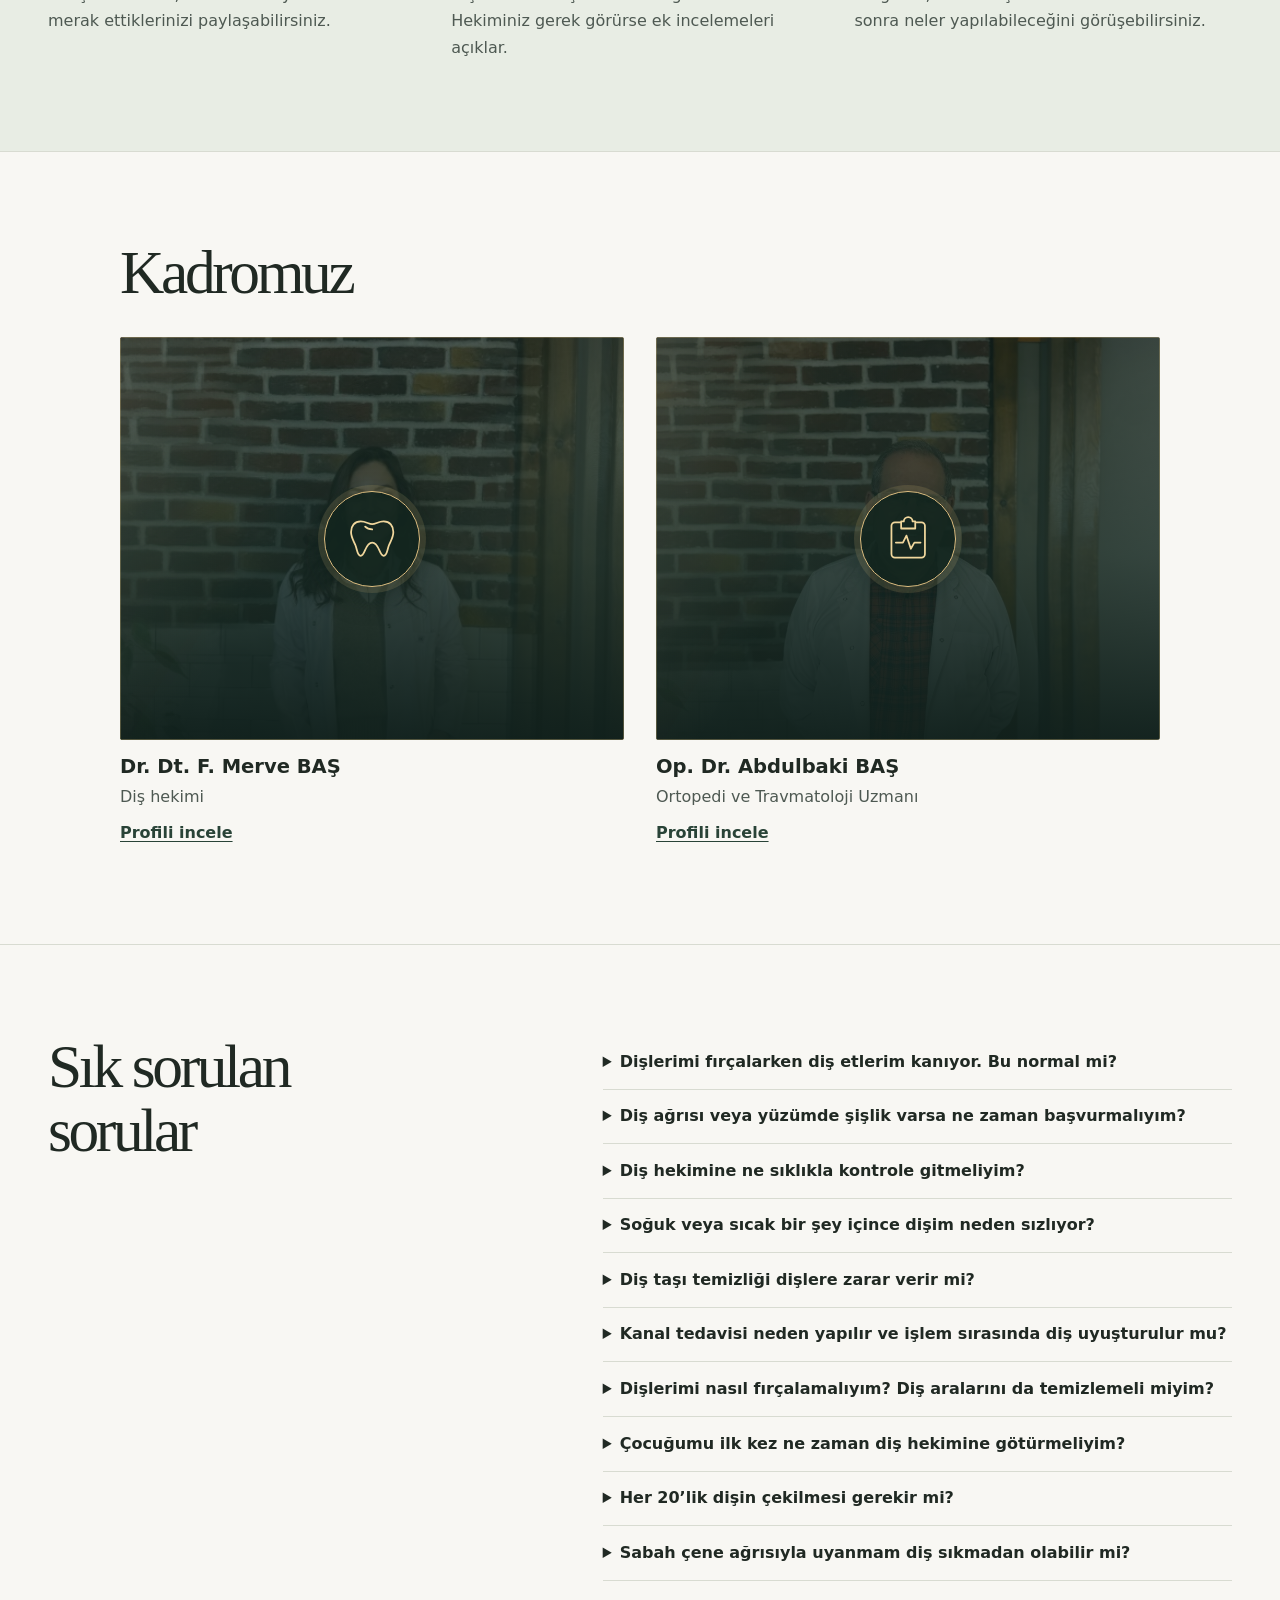
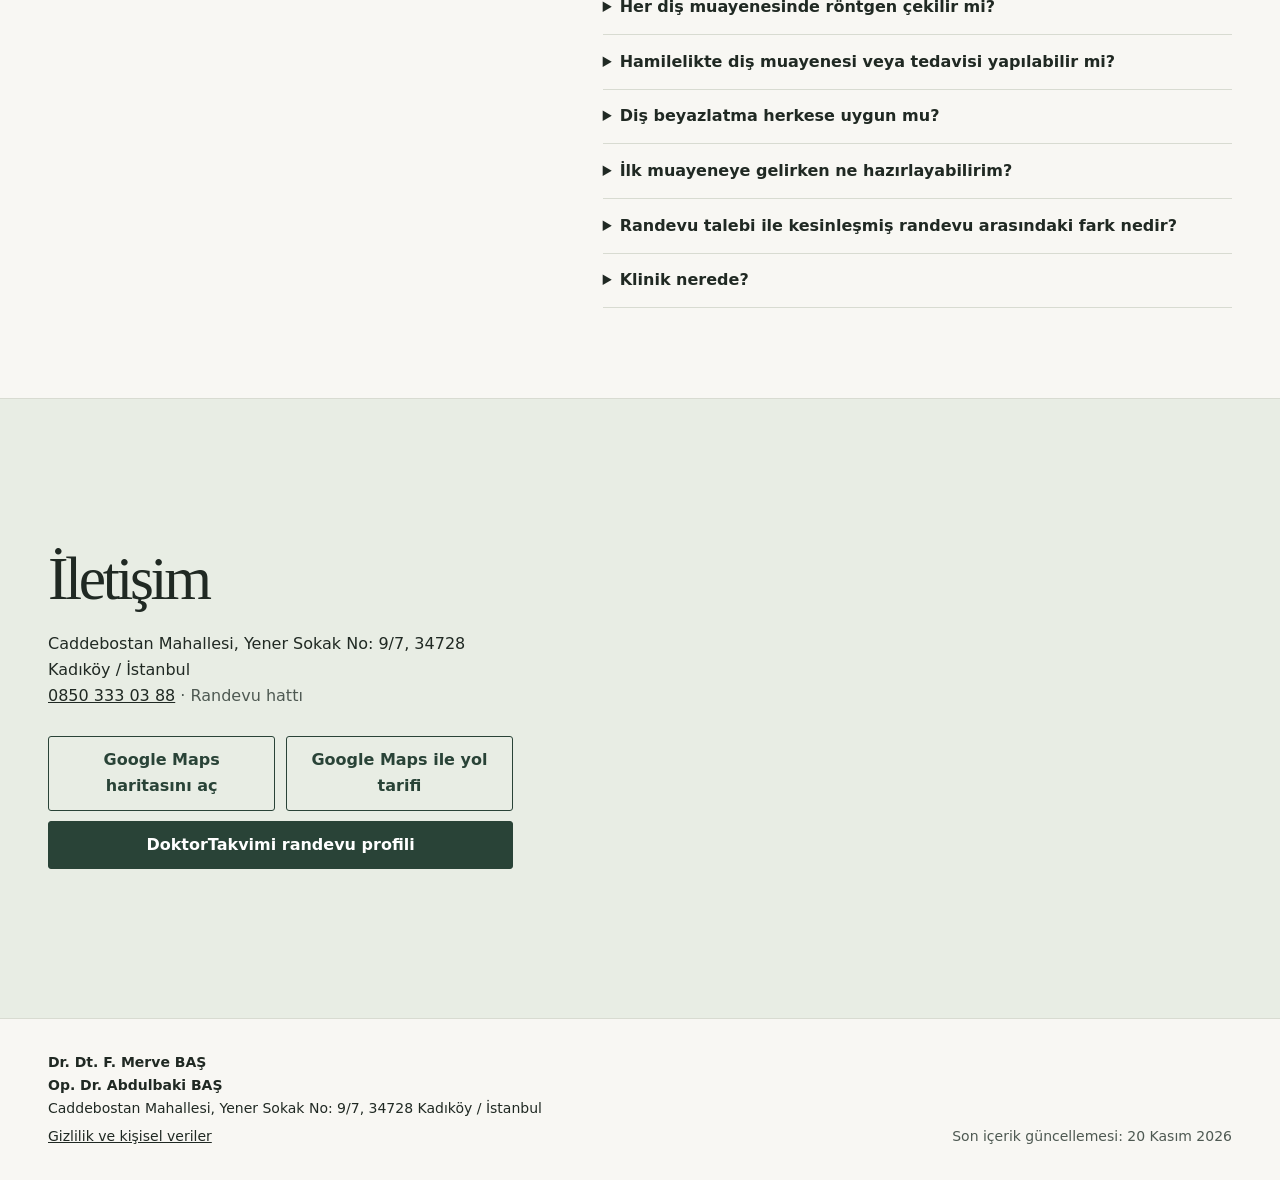
<file: ortopedi-hizmetleri.html>
<!doctype html>
<html lang="tr">
<head><meta charset="utf-8"><meta name="viewport" content="width=device-width, initial-scale=1, viewport-fit=cover"><meta name="description" content="Dr. Dt. F. Merve BAŞ / Op. Dr. Abdulbaki BAŞ. Caddebostan’da hekim, hasta kabul ve iletişim bilgileri."><title>Ortopedi ve Travmatoloji | Op. Dr. Abdulbaki BAŞ</title><link rel="stylesheet" href="site.css?v=20261120-4"><meta http-equiv="refresh" content="0; url=index.html#ortopedi-hizmetleri"><link rel="stylesheet" href="mobile-nav.css"></head>
<body><a class="skip" href="#main">İçeriğe geç</a><header class="top"><div class="wrap nav">
<a class="brand" href="index.html"><span>Dr. Dt. F. Merve BAŞ</span> <span class="brand-divider">/</span> <span>Op. Dr. Abdulbaki BAŞ</span></a>
<nav class="nav-links" aria-label="Ana menü">
  <a href="index.html#tedaviler"><svg aria-hidden="true" viewBox="0 0 24 24" fill="none" stroke="currentColor" stroke-width="1.6" stroke-linecap="round" stroke-linejoin="round"><path d="M4 4h6v6H4zm10 0h6v6h-6zM4 14h6v6H4zm10 0h6v6h-6z"/></svg><span>Tedaviler</span></a>
  <a href="index.html#kadromuz"><svg aria-hidden="true" viewBox="0 0 24 24" fill="none" stroke="currentColor" stroke-width="1.6" stroke-linecap="round" stroke-linejoin="round"><circle cx="12" cy="8" r="3"/><path d="M5 20v-2a5 5 0 0 1 5-5h4a5 5 0 0 1 5 5v2"/></svg><span>Kadromuz</span></a>
  <a href="index.html#randevu" class="mobile-booking" aria-label="Randevu oluştur"><svg aria-hidden="true" viewBox="0 0 24 24" fill="none" stroke="currentColor" stroke-width="1.6" stroke-linecap="round" stroke-linejoin="round"><rect x="3" y="5" width="18" height="16" rx="3"/><path d="M7 3v5m10-5v5M3 10h18m-9 3v5m-2.5-2.5h5"/></svg><span>Randevu</span></a>
  <a href="index.html#ilk-ziyaret"><svg aria-hidden="true" viewBox="0 0 24 24" fill="none" stroke="currentColor" stroke-width="1.6" stroke-linecap="round" stroke-linejoin="round"><path d="M9 4H6a2 2 0 0 0-2 2v14h16V6a2 2 0 0 0-2-2h-3M9 3h6v4H9zm-1 9h8m-8 4h6"/></svg><span>İlk Ziyaret</span></a>
  <a href="index.html#iletisim"><svg aria-hidden="true" viewBox="0 0 24 24" fill="none" stroke="currentColor" stroke-width="1.6" stroke-linecap="round" stroke-linejoin="round"><path d="M20 10c0 5-8 10-8 10S4 15 4 10a8 8 0 1 1 16 0Z"/><circle cx="12" cy="10" r="2.5"/></svg><span>İletişim</span></a>
</nav>
<a class="button" href="index.html#randevu">Randevu talebi</a></div></header>
<main id="main">
<div class="wrap page-head"><h1>Ortopedi ve Travmatoloji</h1><a class="link" href="index.html#ortopedi-hizmetleri">Ana sayfadaki ortopedi hizmetlerine git</a></div></main><footer class="footer"><div class="wrap footer-layout"><div class="footer-address"><p><strong>Dr. Dt. F. Merve BAŞ</strong></p><p><strong>Op. Dr. Abdulbaki BAŞ</strong></p><p>Caddebostan Mahallesi, Yener Sokak No: 9/7, 34728 Kadıköy / İstanbul</p></div><p class="footer-updated">Son güncelleme: <time datetime="2026-11-20">20 Kasım 2026</time></p></div></footer>


</body></html>
</file>
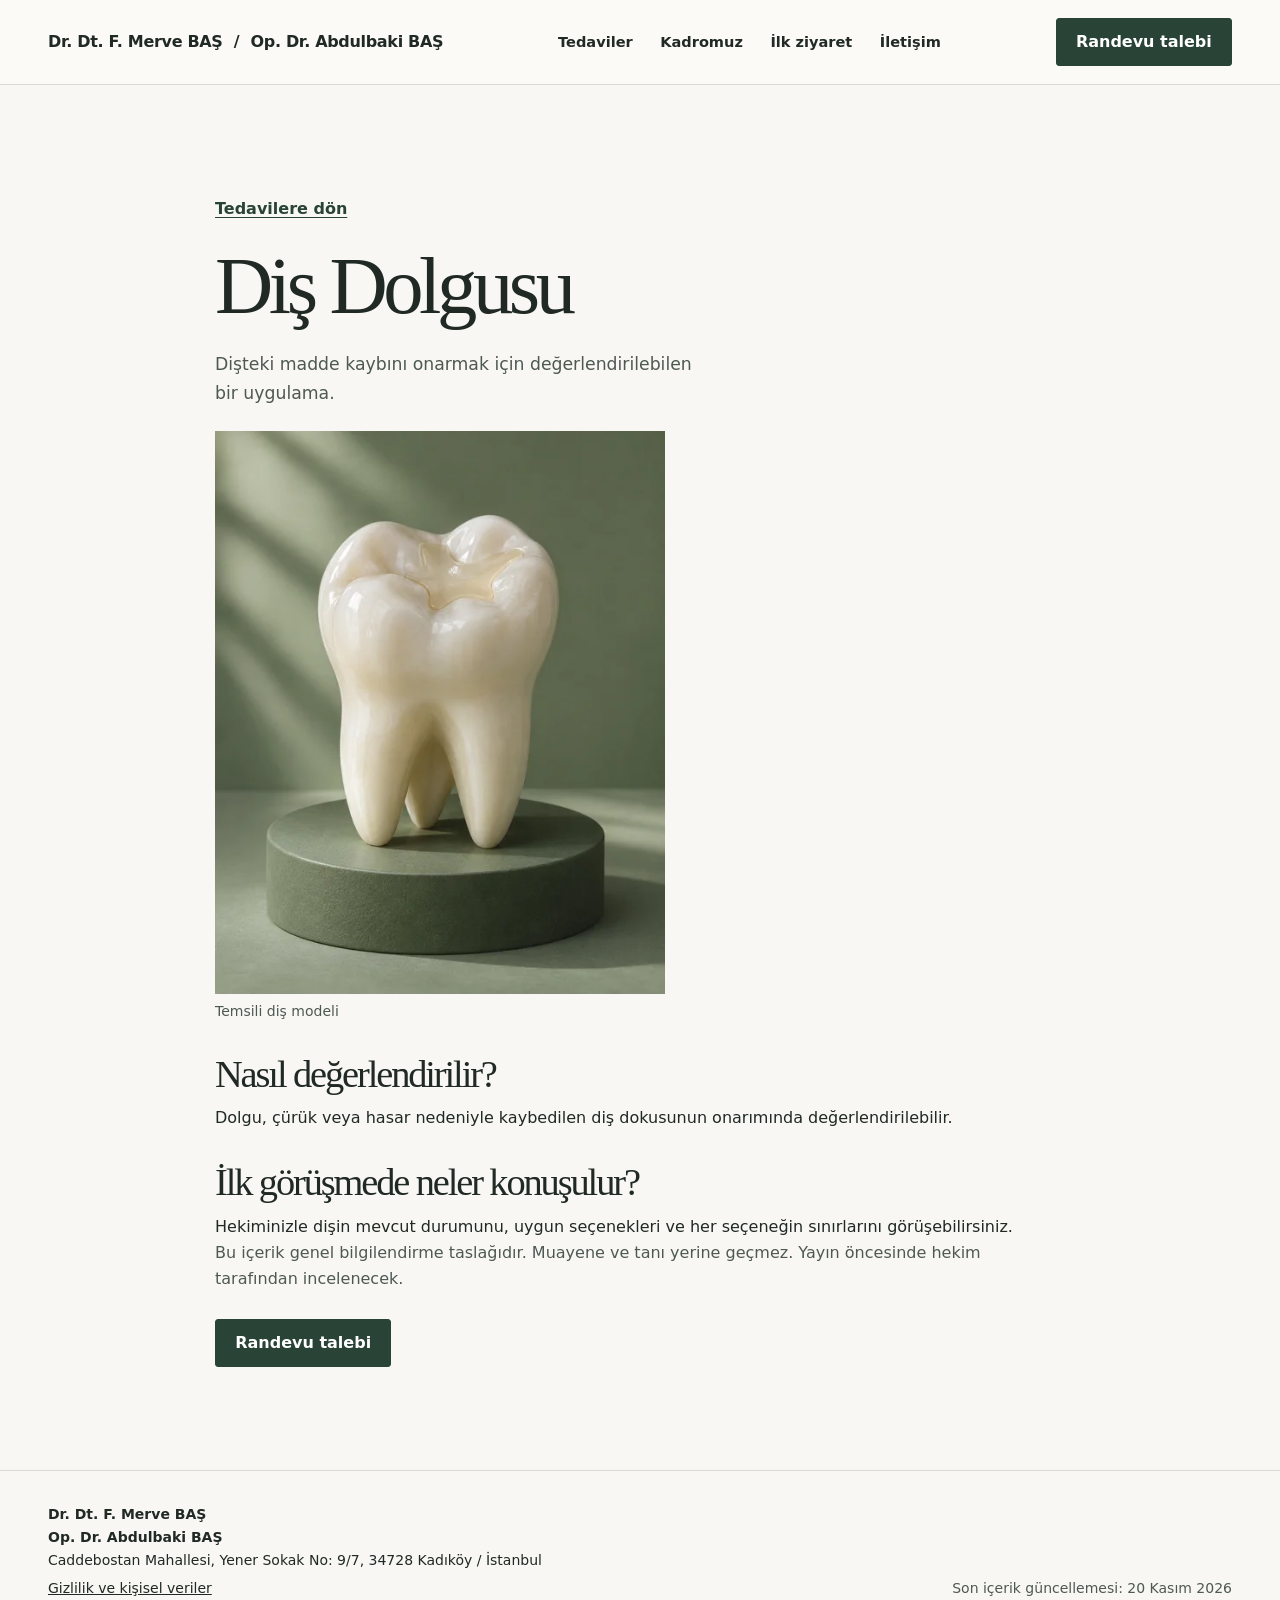
<file: restorasyon.html>
<!doctype html>
<html lang="tr">
<head><meta charset="utf-8"><meta name="viewport" content="width=device-width, initial-scale=1, viewport-fit=cover"><meta name="description" content="Dr. Dt. F. Merve BAŞ / Op. Dr. Abdulbaki BAŞ. Caddebostan’da hekim, hasta kabul ve iletişim bilgileri."><title>Diş Dolgusu | Caddebostan</title><link rel="stylesheet" href="site.css?v=20261120-privacy"><script src="image-save-deterrent.js" defer></script><link rel="stylesheet" href="mobile-nav.css"><script src="privacy-panel.js" defer></script></head>
<body><a class="skip" href="#main">İçeriğe geç</a><header class="top"><div class="wrap nav">
<a class="brand" href="index.html"><span>Dr. Dt. F. Merve BAŞ</span> <span class="brand-divider">/</span> <span>Op. Dr. Abdulbaki BAŞ</span></a>
<nav class="nav-links" aria-label="Ana menü">
  <a href="index.html#tedaviler"><svg aria-hidden="true" viewBox="0 0 24 24" fill="none" stroke="currentColor" stroke-width="1.6" stroke-linecap="round" stroke-linejoin="round"><path d="M4 4h6v6H4zm10 0h6v6h-6zM4 14h6v6H4zm10 0h6v6h-6z"/></svg><span>Tedaviler</span></a>
  <a href="index.html#kadromuz"><svg aria-hidden="true" viewBox="0 0 24 24" fill="none" stroke="currentColor" stroke-width="1.6" stroke-linecap="round" stroke-linejoin="round"><circle cx="12" cy="8" r="3"/><path d="M5 20v-2a5 5 0 0 1 5-5h4a5 5 0 0 1 5 5v2"/></svg><span>Kadromuz</span></a>
  <a href="index.html#randevu" class="mobile-booking" aria-label="Randevu oluştur"><svg aria-hidden="true" viewBox="0 0 24 24" fill="none" stroke="currentColor" stroke-width="1.6" stroke-linecap="round" stroke-linejoin="round"><rect x="3" y="5" width="18" height="16" rx="3"/><path d="M7 3v5m10-5v5M3 10h18m-9 3v5m-2.5-2.5h5"/></svg><span>Randevu</span></a>
  <a href="index.html#ilk-ziyaret"><svg aria-hidden="true" viewBox="0 0 24 24" fill="none" stroke="currentColor" stroke-width="1.6" stroke-linecap="round" stroke-linejoin="round"><path d="M9 4H6a2 2 0 0 0-2 2v14h16V6a2 2 0 0 0-2-2h-3M9 3h6v4H9zm-1 9h8m-8 4h6"/></svg><span>İlk ziyaret</span></a>
  <a href="index.html#iletisim"><svg aria-hidden="true" viewBox="0 0 24 24" fill="none" stroke="currentColor" stroke-width="1.6" stroke-linecap="round" stroke-linejoin="round"><path d="M20 10c0 5-8 10-8 10S4 15 4 10a8 8 0 1 1 16 0Z"/><circle cx="12" cy="10" r="2.5"/></svg><span>İletişim</span></a>
</nav>
<a class="button" href="index.html#randevu">Randevu talebi</a></div></header>
<main id="main"><article class="wrap detail"><a class="link" href="index.html#tedaviler">Tedavilere dön</a><h1>Diş Dolgusu</h1><p class="lede">Dişteki madde kaybını onarmak için değerlendirilebilen bir uygulama.</p><figure><picture><img draggable="false" src="assets/repair-editorial.webp" srcset="assets/repair-editorial-small.webp 520w, assets/repair-editorial.webp 800w" sizes="(max-width: 680px) calc(100vw - 32px), 450px" alt="" width="800" height="1000" loading="lazy"></picture><figcaption class="muted">Temsili diş modeli</figcaption></figure><h2>Nasıl değerlendirilir?</h2><p>Dolgu, çürük veya hasar nedeniyle kaybedilen diş dokusunun onarımında değerlendirilebilir.</p><h2>İlk görüşmede neler konuşulur?</h2><p>Hekiminizle dişin mevcut durumunu, uygun seçenekleri ve her seçeneğin sınırlarını görüşebilirsiniz.</p><p class="muted">Bu içerik genel bilgilendirme taslağıdır. Muayene ve tanı yerine geçmez. Yayın öncesinde hekim tarafından incelenecek.</p><div class="actions"><a class="button" href="index.html#randevu">Randevu talebi</a></div></article></main><footer class="footer"><div class="wrap footer-layout"><div class="footer-address"><p><strong>Dr. Dt. F. Merve BAŞ</strong></p><p><strong>Op. Dr. Abdulbaki BAŞ</strong></p><p>Caddebostan Mahallesi, Yener Sokak No: 9/7, 34728 Kadıköy / İstanbul</p><p><a href="kvkk.html">Gizlilik ve kişisel veriler</a></p></div><!-- TODO: Hekimlerin onayladığı yayımlanabilir site editörü iletişim kanalını ekleyin. --><p class="footer-updated">Son içerik güncellemesi: <time datetime="2026-11-20">20 Kasım 2026</time></p></div></footer>


</body></html>
</file>
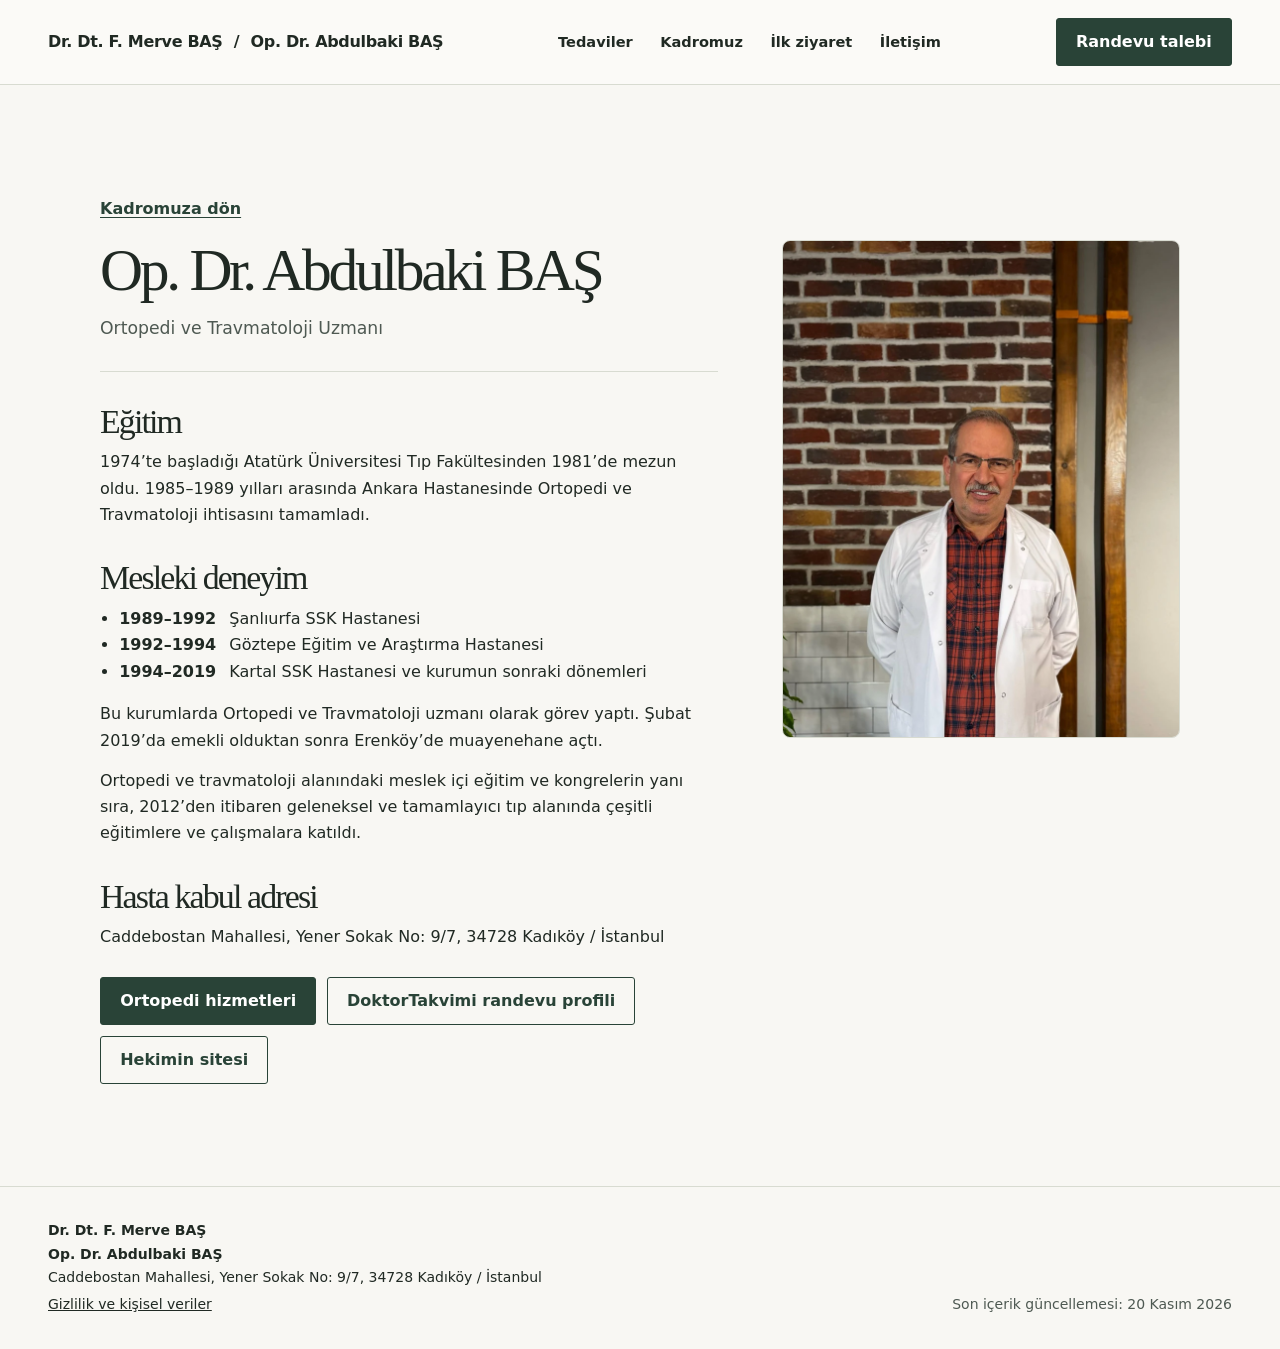
<file: uzman-profili.html>
<!doctype html>
<html lang="tr">
<head><meta charset="utf-8"><meta name="viewport" content="width=device-width, initial-scale=1, viewport-fit=cover"><meta name="description" content="Op. Dr. Abdulbaki BAŞ, Ortopedi ve Travmatoloji uzmanı."><title>Op. Dr. Abdulbaki BAŞ | Ortopedi ve Travmatoloji</title><link rel="stylesheet" href="site.css?v=20261120-privacy"><link rel="stylesheet" href="profiles.css?v=20261120-desktop"><script src="image-save-deterrent.js" defer></script><link rel="stylesheet" href="mobile-nav.css"><script src="privacy-panel.js" defer></script></head>
<body><a class="skip" href="#main">İçeriğe geç</a><header class="top"><div class="wrap nav">
<a class="brand" href="index.html"><span>Dr. Dt. F. Merve BAŞ</span> <span class="brand-divider">/</span> <span>Op. Dr. Abdulbaki BAŞ</span></a>
<nav class="nav-links" aria-label="Ana menü">
  <a href="index.html#tedaviler"><svg aria-hidden="true" viewBox="0 0 24 24" fill="none" stroke="currentColor" stroke-width="1.6" stroke-linecap="round" stroke-linejoin="round"><path d="M4 4h6v6H4zm10 0h6v6h-6zM4 14h6v6H4zm10 0h6v6h-6z"/></svg><span>Tedaviler</span></a>
  <a href="index.html#kadromuz"><svg aria-hidden="true" viewBox="0 0 24 24" fill="none" stroke="currentColor" stroke-width="1.6" stroke-linecap="round" stroke-linejoin="round"><circle cx="12" cy="8" r="3"/><path d="M5 20v-2a5 5 0 0 1 5-5h4a5 5 0 0 1 5 5v2"/></svg><span>Kadromuz</span></a>
  <a href="index.html#randevu" class="mobile-booking" aria-label="Randevu oluştur"><svg aria-hidden="true" viewBox="0 0 24 24" fill="none" stroke="currentColor" stroke-width="1.6" stroke-linecap="round" stroke-linejoin="round"><rect x="3" y="5" width="18" height="16" rx="3"/><path d="M7 3v5m10-5v5M3 10h18m-9 3v5m-2.5-2.5h5"/></svg><span>Randevu</span></a>
  <a href="index.html#ilk-ziyaret"><svg aria-hidden="true" viewBox="0 0 24 24" fill="none" stroke="currentColor" stroke-width="1.6" stroke-linecap="round" stroke-linejoin="round"><path d="M9 4H6a2 2 0 0 0-2 2v14h16V6a2 2 0 0 0-2-2h-3M9 3h6v4H9zm-1 9h8m-8 4h6"/></svg><span>İlk ziyaret</span></a>
  <a href="index.html#iletisim"><svg aria-hidden="true" viewBox="0 0 24 24" fill="none" stroke="currentColor" stroke-width="1.6" stroke-linecap="round" stroke-linejoin="round"><path d="M20 10c0 5-8 10-8 10S4 15 4 10a8 8 0 1 1 16 0Z"/><circle cx="12" cy="10" r="2.5"/></svg><span>İletişim</span></a>
</nav>
<a class="button" href="index.html#randevu">Randevu talebi</a></div></header>
<main id="main">
<article class="wrap detail physician-profile">
  <a class="link" href="index.html#kadromuz">Kadromuza dön</a>
  <h1>Op. Dr. Abdulbaki BAŞ</h1><p class="lede">Ortopedi ve Travmatoloji Uzmanı</p>
  <img draggable="false" class="detail-portrait" src="assets/portre-ortopedi.webp" alt="" width="898" height="1000" loading="lazy">
  <div class="profile-bio">
    <h2>Eğitim</h2>
    <p>1974’te başladığı Atatürk Üniversitesi Tıp Fakültesinden 1981’de mezun oldu. 1985–1989 yılları arasında Ankara Hastanesinde Ortopedi ve Travmatoloji ihtisasını tamamladı.</p>
    <h2>Mesleki deneyim</h2>
    <ul class="profile-timeline">
      <li><strong>1989–1992</strong> Şanlıurfa SSK Hastanesi</li>
      <li><strong>1992–1994</strong> Göztepe Eğitim ve Araştırma Hastanesi</li>
      <li><strong>1994–2019</strong> Kartal SSK Hastanesi ve kurumun sonraki dönemleri</li>
    </ul>
    <p>Bu kurumlarda Ortopedi ve Travmatoloji uzmanı olarak görev yaptı. Şubat 2019’da emekli olduktan sonra Erenköy’de muayenehane açtı.</p>
    <p>Ortopedi ve travmatoloji alanındaki meslek içi eğitim ve kongrelerin yanı sıra, 2012’den itibaren geleneksel ve tamamlayıcı tıp alanında çeşitli eğitimlere ve çalışmalara katıldı.</p>
    <h2>Hasta kabul adresi</h2>
    <address>Caddebostan Mahallesi, Yener Sokak No: 9/7, 34728 Kadıköy / İstanbul</address>
    <div class="actions profile-actions"><a class="button profile-primary" href="index.html#ortopedi-hizmetleri">Ortopedi hizmetleri</a><a class="button secondary" href="https://www.doktortakvimi.com/profil/abdulbaki-bas" rel="noreferrer">DoktorTakvimi randevu profili</a><a class="button secondary" href="https://www.drabdulbakibas.com/" rel="noreferrer">Hekimin sitesi</a></div>
  </div>
</article></main><footer class="footer"><div class="wrap footer-layout"><div class="footer-address"><p><strong>Dr. Dt. F. Merve BAŞ</strong></p><p><strong>Op. Dr. Abdulbaki BAŞ</strong></p><p>Caddebostan Mahallesi, Yener Sokak No: 9/7, 34728 Kadıköy / İstanbul</p><p><a href="kvkk.html">Gizlilik ve kişisel veriler</a></p></div><!-- TODO: Hekimlerin onayladığı yayımlanabilir site editörü iletişim kanalını ekleyin. --><p class="footer-updated">Son içerik güncellemesi: <time datetime="2026-11-20">20 Kasım 2026</time></p></div></footer>


</body></html>
</file>
<file: site.css>
:root{color-scheme:light;--paper:#f8f7f3;--ink:#202923;--mute:#4e5952;--green:#294337;--line:#d8dbd1}
*{box-sizing:border-box}
html{scroll-behavior:smooth;scroll-padding-top:2rem}
body{margin:0;background:var(--paper);color:var(--ink);font:1rem/1.65 system-ui,sans-serif}
h1,h2,h3,p,figure{margin:0}
h1,h2{font-family:Georgia,serif;font-weight:400;line-height:1.04;letter-spacing:-.055em}
h1{font-size:clamp(3.3rem,6.9vw,7.15rem)}
h2{font-size:clamp(2.65rem,4.8vw,4.7rem)}
h3{font-size:1.22rem;line-height:1.3}
a{color:inherit}
:focus-visible{outline:3px solid #527f63;outline-offset:5px}
.wrap{width:min(100% - 6rem,1320px);margin-inline:auto}
.skip{position:absolute;top:0;left:1rem;transform:translateY(-150%);z-index:5;background:white;padding:1rem}
.skip:focus{transform:none}
.top{border-bottom:1px solid var(--line);background:#fbfaf7}
.nav{min-height:84px;display:flex;align-items:center;justify-content:space-between;gap:1.25rem}
.brand{display:inline-flex;align-items:center;gap:.7rem;text-decoration:none;font-weight:650;letter-spacing:-.02em}
.brand span{white-space:nowrap}
@media(max-width:680px){
  .brand{display:grid;gap:.1rem;font-size:clamp(.8rem,3.5vw,1rem);line-height:1.3}
  .brand .brand-divider{display:none}
}
.mark{width:38px;height:38px;flex:none;border:1px solid var(--green);border-radius:50%;display:grid;place-items:center;font:.9rem Georgia,serif}
.nav-links,.actions{display:flex;align-items:center;gap:clamp(.75rem,2vw,2rem);flex-wrap:wrap}
.nav-links{flex-wrap:nowrap;gap:clamp(1rem,2.15vw,2rem)}
.nav-links a{display:inline-flex;align-items:center;min-height:44px;white-space:nowrap;text-decoration:none;font-size:.91rem;font-weight:550}
.nav-links a:hover,.link:hover{text-decoration:underline;text-underline-offset:.28em}
.button{display:inline-flex;align-items:center;justify-content:center;min-height:48px;padding:.62rem 1.2rem;border-radius:3px;border:1px solid var(--green);background:var(--green);color:white;text-decoration:none;font:inherit;font-weight:600}
.button:hover{background:#263a30}
.button.secondary{background:transparent;color:var(--green)}
.button.secondary:hover{background:#e8eee5}
.hero{display:grid;grid-template-columns:.83fr 1.17fr;align-items:center;gap:clamp(2rem,5vw,6rem);padding-block:2.35rem 4rem}
.eyebrow{font-size:.875rem;font-weight:650;color:var(--green);letter-spacing:.105em;text-transform:uppercase}
.hero h1{margin:.95rem 0 1.35rem}
.lede{color:var(--mute);font-size:1.08rem;max-width:31rem}
.actions{margin-top:1.65rem;gap:.65rem}
.hero figure{position:relative;background:#d9ddd5;min-width:0;border-radius:3px;overflow:hidden}
.hero-photo img{display:block;width:100%;height:clamp(400px,45vw,670px);object-fit:cover;object-position:center 58%}
.hero figcaption{position:absolute;right:.75rem;bottom:.75rem;background:var(--paper);padding:.2rem .55rem;font-size:.8rem}
section.content{padding-block:clamp(3.7rem,7vw,7rem);border-top:1px solid var(--line)}
.section-head{display:flex;justify-content:space-between;align-items:end;gap:1rem 3rem;margin-bottom:2rem}
.section-head p{max-width:27rem;color:var(--mute)}
.cards,.steps{display:grid;grid-template-columns:repeat(3,minmax(0,1fr));gap:clamp(1rem,2vw,2rem)}
.card{min-width:0;position:relative}
.card h3{margin:.85rem 0 .32rem}
.card p,.steps p,.muted{color:var(--mute)}
.link{display:inline-block;min-height:44px;padding-block:.55rem;color:var(--green);font-weight:650;text-underline-offset:.2em}
.card .link::after{content:"";position:absolute;inset:0}
.treatment-grid{gap:clamp(.75rem,1.5vw,1.4rem)}
.services{margin-top:clamp(2.5rem,5vw,4.5rem)}
.services h3{font:400 clamp(1.85rem,3.5vw,3rem)/1.1 Georgia,serif;margin-bottom:1rem}
.services summary{padding-inline:.4rem}
.services summary:hover{background:#e8ede4}
.service-count{margin-left:.45rem;color:var(--mute);font-size:.86rem;font-weight:400}
.services ul{columns:2;column-gap:2.5rem;margin:.25rem 0 1.15rem;padding-left:1.75rem;color:var(--mute)}
.services li{break-inside:avoid;padding:.24rem 0}
.orthopedic-services{margin-top:clamp(2rem,5vw,4rem)}
.orthopedic-services h4{margin-bottom:.35rem}
.orthopedic-services p{margin-bottom:.85rem}
@media(max-width:680px){
  .service-navigation{display:grid;grid-template-columns:minmax(0,1fr);align-items:stretch}
  .service-navigation .button{text-align:center}
  .orthopedic-nav-divider{display:none}
  .orthopedic-nav-name{display:block;white-space:nowrap}
  .service-heading-divider{display:none}
  .service-specialty{display:block;margin-top:.2rem}
}
@media(max-width:680px){.services ul{columns:1}}
.treatment-link{display:block;position:relative;isolation:isolate;overflow:hidden;border-radius:3px;color:white}
.treatment-link .mirror{aspect-ratio:4/4.65}
.treatment-link::after{content:"";position:absolute;inset:0;background:linear-gradient(180deg,transparent 45%,#12201b69 65%,#101c17ed 100%);pointer-events:none}
.treatment-link h3{position:absolute;z-index:1;inset:auto 1.35rem 1.3rem;margin:0;font:400 clamp(1.55rem,3vw,2.7rem)/1.07 Georgia,serif;letter-spacing:-.035em}
.treatment-link:focus-visible{outline-offset:4px}
.mirror{position:relative;isolation:isolate;overflow:hidden;aspect-ratio:4/3;background:#ced5c9;container-type:inline-size;border-radius:var(--slat-radius,3px)}
.mirror img{display:block;width:100%;height:100%;object-fit:cover}
.profiles{display:grid;grid-template-columns:repeat(auto-fit,minmax(min(100%,260px),1fr));gap:clamp(1rem,3vw,2rem);max-width:860px}
.portrait-glass{position:relative;isolation:isolate;overflow:hidden;aspect-ratio:4/4.4;border-radius:3px;background:#d9ddd5}
.portrait-glass img{display:block;width:100%;height:100%;object-fit:cover}
.portrait-reflection{--portrait-edge-mask:linear-gradient(90deg,#000 0 13%,transparent 30% 70%,#000 87% 100%);position:absolute;inset:0;pointer-events:none;opacity:var(--portrait-reflection-opacity,.68);-webkit-mask-image:var(--portrait-edge-mask);mask-image:var(--portrait-edge-mask);transition:opacity 420ms ease}
.portrait-reflection img{transform:var(--portrait-glass-offset,translateX(3%) scale(1.07));transition:transform 420ms cubic-bezier(.25,.75,.22,1)}
.portrait-glass::after{content:"";position:absolute;inset:0;pointer-events:none;background:linear-gradient(90deg,#ffffff43,transparent 19% 81%,#ffffff30);opacity:var(--portrait-reflection-opacity,.68);transition:opacity 420ms ease}
.portrait-glass[data-revealed],.card:has(a:focus-visible) .portrait-glass{--portrait-reflection-opacity:0;--portrait-glass-offset:none}
@media(hover:hover) and (pointer:fine){
  .card:hover .portrait-glass{--portrait-reflection-opacity:0;--portrait-glass-offset:none}
}
.profiles .portrait-merve{object-position:center 68%}
.profiles .portrait-abdulbaki{object-position:center 62%}
.detail img.detail-portrait{width:min(100%,380px);height:auto;border-radius:3px}
.mirror-slats{position:absolute;inset:0;pointer-events:none;visibility:var(--slat-visibility,visible);transition:visibility 0s var(--slat-hide-delay,0ms)}
.mirror-slat{position:absolute;inset-block:0;left:calc(var(--start) * 1%);width:calc(var(--span) * 1% + .65px);overflow:hidden}
.mirror .mirror-reflection{position:absolute;inset-block-start:0;left:calc(var(--start) * -1cqw);width:100cqw;max-width:none;transform-origin:calc(var(--center) * 1cqw) 50%;transform:var(--reflection-transform,translateX(calc(var(--shift) * 1cqw)) skewX(var(--skew)) scaleX(var(--stretch)));transition:transform var(--slat-duration) cubic-bezier(.25,.75,.22,1) calc(var(--order) * var(--slat-stagger))}
.mirror-slat::after{content:"";position:absolute;inset:0;background:linear-gradient(90deg,#fff5e873,transparent 13%,var(--tone) 83%,#29231d);opacity:var(--reflection-light,var(--shade));transition:opacity var(--slat-duration) ease calc(var(--order) * var(--slat-stagger))}
.mirror-slats::after{content:"";position:absolute;inset:0;background:radial-gradient(ellipse at 24% 88%,#63472735,transparent 35%),radial-gradient(ellipse at 77% 19%,#ffc48230,transparent 38%);opacity:var(--reflection-light,1);transition:opacity var(--slat-duration) ease}
/* Set the patina strength to 0 to restore the clean mirror slats. */
.mirror{--mirror-patina-strength:.68}
.mirror-slats::before{
  content:"";position:absolute;inset:0;z-index:1;pointer-events:none;
  background:
    radial-gradient(ellipse 2.8% 1.8% at 12% 12%,#332318a3,transparent 85%),
    radial-gradient(ellipse 1.1% 2.5% at 16% 16%,#3d281b85,transparent),
    radial-gradient(ellipse 1.4% 1% at 19% 12%,#422b1a80,transparent),
    radial-gradient(ellipse 4.2% 2.2% at 30% 21%,#39271a75,transparent 90%),
    radial-gradient(ellipse 1.3% 1.8% at 34% 25%,#39271a86,transparent),
    radial-gradient(ellipse 2.1% 1.6% at 44% 11%,#3d281b8d,transparent),
    radial-gradient(ellipse 1.3% 2.3% at 58% 28%,#3c2c237d,transparent),
    radial-gradient(ellipse 3% 4.5% at 64% 17%,#2b20169e,transparent 85%),
    radial-gradient(ellipse 1.9% 1.1% at 67% 22%,#4231237d,transparent),
    radial-gradient(ellipse 3.2% 1.4% at 79% 10%,#3d281ba6,transparent),
    radial-gradient(ellipse 2.2% 2.5% at 88% 24%,#40302488,transparent),
    radial-gradient(ellipse 4.4% 2.8% at 93% 38%,#3022199e,transparent),
    radial-gradient(ellipse 2.1% 3.3% at 8% 49%,#3d281b8d,transparent),
    radial-gradient(ellipse 1.2% 1.3% at 11% 54%,#39271a8d,transparent),
    radial-gradient(ellipse 3.2% 2% at 22% 61%,#48302388,transparent),
    radial-gradient(ellipse 1.5% 2.2% at 32% 52%,#3d281b85,transparent),
    radial-gradient(ellipse 2.8% 4.6% at 42% 74%,#2f231b91,transparent 85%),
    radial-gradient(ellipse 1.4% 1.6% at 47% 78%,#48302378,transparent),
    radial-gradient(ellipse 2.3% 1.8% at 55% 67%,#36282075,transparent),
    radial-gradient(ellipse 3.4% 3.3% at 74% 51%,#37281c82,transparent),
    radial-gradient(ellipse 1.2% 2% at 78% 55%,#37281c7d,transparent),
    radial-gradient(ellipse 4.1% 2.4% at 91% 70%,#32251a9e,transparent),
    radial-gradient(ellipse 2.5% 4% at 83% 86%,#39291f8d,transparent),
    radial-gradient(ellipse 3.6% 2% at 19% 88%,#34271d96,transparent),
    radial-gradient(ellipse 38% 29% at 0% 100%,#35282066,transparent),
    radial-gradient(ellipse 49% 31% at 100% 0%,#36271c56,transparent),
    linear-gradient(135deg,#3f2e1c29,#392f2312 56%,#29221c4d);
  opacity:calc(var(--mirror-patina-strength) * var(--reflection-light,1));
  transition:opacity var(--slat-duration) ease;
}
.mirror:is([data-revealed], [data-mode="auto"]:where(.card:has(a:focus-visible) *)){--reflection-transform:none;--reflection-light:0;--slat-visibility:hidden;--slat-hide-delay:var(--slat-finish)}
@media (hover:hover) and (pointer:fine){
  .card:hover .mirror[data-mode="auto"]{--reflection-transform:none;--reflection-light:0;--slat-visibility:hidden;--slat-hide-delay:var(--slat-finish)}
}

.visit{background:#e8ede4}
.visit .section-head .eyebrow{margin:0 0 .45rem;color:var(--green)}
.step{border-top:1px solid #a8b6a8;padding-top:1.15rem}
.step h3{margin-bottom:.5rem}
.split{display:grid;grid-template-columns:.85fr 1.15fr;gap:clamp(2rem,7vw,7rem)}
details{border-bottom:1px solid var(--line)}
summary{cursor:pointer;padding:.85rem 0;min-height:50px;font-weight:650}
details p{padding:0 0 1rem;color:var(--mute)}
.contact{background:#e8ede4}
.page-head{padding-block:clamp(2.8rem,7vw,6rem)}
.page-head h1{font-size:clamp(2.9rem,6.3vw,6rem);margin:.55rem 0 1.15rem}
.guide-list{max-width:850px}
.guide-item{padding-block:1.35rem;border-top:1px solid var(--line)}
.guide-item h2{font-size:clamp(1.65rem,3vw,2.6rem);margin-bottom:.55rem}
.guide-item a{text-decoration-thickness:1px;text-underline-offset:.16em}
.contact-info dl{display:grid;gap:.2rem;margin-top:1.4rem}
.contact-info dt{font-weight:650}
.contact-info dd{margin:0 0 .8rem;color:var(--mute)}
.form h2{font-size:clamp(2rem,3vw,3rem);margin-bottom:.5rem}
.form-note{margin-top:1rem}
.map-frame,.location-photo{display:block;width:100%;height:clamp(260px,38vw,440px);border:0;border-radius:3px}
.inline-map{margin-top:1.5rem}
.contact-actions{display:inline-grid;grid-template-columns:repeat(2,minmax(0,1fr));max-width:100%;align-items:stretch;text-align:center}
.contact-booking{grid-column:1/-1}
.location-photo{object-fit:cover;object-position:50% 50%}
#iletisim .split{grid-template-columns:minmax(0,.85fr) minmax(0,1.15fr);align-items:center}
address{font-style:normal;margin-top:1.2rem}
.form{background:var(--paper);padding:clamp(1rem,3vw,2rem)}
.form fieldset{margin:1rem 0 0;padding:0;border:0;display:grid;gap:.8rem;min-width:0}
label{display:grid;gap:.3rem;font-weight:550}
input{width:100%;min-height:46px;border:1px solid #a2aea1;background:#fff;color:var(--ink);padding:.5rem .7rem;font:inherit;border-radius:3px}
button:disabled{opacity:.75;cursor:default}
@media(min-width:1001px) and (max-width:1130px){.nav{gap:.8rem}.nav-links{gap:.8rem}.nav-links a{font-size:.86rem}}
.footer{padding-block:clamp(1.35rem,3vw,2rem);border-top:1px solid var(--line)}
.footer-layout{display:grid;grid-template-columns:minmax(0,1fr) auto;align-items:end;gap:1rem 2rem}
.footer p{font-size:.875rem}
.footer-address p:last-child{margin-top:.3rem}
.footer-updated{color:var(--mute);text-align:right}
@media(max-width:680px){
  #iletisim .split,.footer-layout{grid-template-columns:minmax(0,1fr)}
  #iletisim .split{gap:1.25rem}
  #iletisim .location-photo{height:auto;aspect-ratio:4/3}
  .footer-layout{gap:.65rem}
  .footer-updated{text-align:left}
}
.detail{max-width:850px;padding-block:clamp(3rem,8vw,7rem)}
.detail h1{font-size:clamp(3rem,6.3vw,6rem);margin:.8rem 0 1.4rem}
.detail h2{font-size:clamp(1.9rem,3vw,2.65rem);margin:2rem 0 .65rem}
.detail img{width:min(100%,450px);height:auto;display:block;margin-top:1.5rem}
.detail figcaption{margin-top:.35rem;font-size:.875rem}
@media(max-width:1000px){.wrap{width:calc(100% - 3rem)}.nav{display:grid;grid-template-columns:1fr auto;gap:0 1rem;padding-top:.7rem}.nav>.button{grid-column:2;grid-row:1}.nav-links{grid-column:1/-1;grid-row:2;overflow-x:auto;padding:.2rem .35rem;gap:1.3rem;scrollbar-width:thin}.nav-links a{flex:none}.hero{gap:1.5rem}}
@media(max-width:680px){.wrap{width:calc(100% - 2rem)}.nav>.button{min-height:42px;padding:.45rem .7rem;font-size:.86rem}.nav-links{gap:1rem}.hero,.split{grid-template-columns:1fr}.hero{padding-block:2.5rem 2rem}.hero img{height:auto;aspect-ratio:4/3}.section-head{display:block}.section-head p{margin-top:.8rem}.cards,.steps{grid-template-columns:1fr}.cards{gap:2rem}.treatment-grid{gap:1rem}.steps{gap:1.25rem}.mirror{aspect-ratio:16/10}.treatment-link .mirror{aspect-ratio:4/3}}
@media(prefers-reduced-motion:reduce){html{scroll-behavior:auto}.mirror-slats,.mirror .mirror-reflection,.mirror-slat::after,.mirror-slats::before,.mirror-slats::after,.portrait-reflection,.portrait-reflection img,.portrait-glass::after{transition:none}}

/* Suppress the image callout where the touch browser supports it. */
img{-webkit-touch-callout:none}

@media (min-width: 681px) {
  #kadromuz > .wrap {
    max-width: 1040px;
  }

  #kadromuz .profiles {
    max-width: none;
    grid-template-columns: repeat(2, minmax(0, 1fr));
  }

  #kadromuz .portrait-glass {
    aspect-ratio: 5 / 4;
  }

  #kadromuz .portrait-merve {
    object-position: center 85%;
  }

  #kadromuz .portrait-abdulbaki {
    object-position: center 56%;
  }
}

.privacy-dialog {
  width: min(100% - 2rem, 44rem);
  max-height: calc(100dvh - 2rem);
  margin: auto;
  padding: clamp(1rem, 4vw, 2rem);
  border: 1px solid var(--line);
  border-radius: 3px;
  background: var(--paper);
  color: var(--ink);
}
.privacy-dialog::backdrop { background: #20292399; }
.privacy-dialog-header {
  display: flex;
  align-items: center;
  justify-content: space-between;
  gap: .75rem;
}
.privacy-dialog-header h2,
.privacy-dialog section h2 { font-size: clamp(1.3rem, 4vw, 2rem); }
.privacy-dialog section h2 { margin-block: 1.25rem .4rem; }
.privacy-dialog .button { flex-shrink: 0; }
</file>
<file: mobile-wrap.css>
.hero-title-break {
  display: none;
}

@media (max-width: 680px) {
  [data-mobile-wrap] {
    min-width: 0;
    overflow-wrap: anywhere;
    text-wrap: balance;
  }

  .hero .hero-title {
    font-size: clamp(2rem, 8.25vw, 3.3rem);
    overflow-wrap: anywhere;
  }

  .hero-title-break {
    display: block;
  }
}
</file>
<file: portrait-overlay.css>
/* The existing reflection and mobile reveal state also work without this stylesheet. */
#kadromuz .portrait-overlay {
  --band: clamp(44px, 12%, 51px);
  --emblem-size: clamp(72px, 24cqw, 96px);
  --emblem-rest: .32;
  --center-x: 50%;
  --center-y: 50%;
  --emblem-scale: 1;
  --opening: 0%;
  --name-opacity: 0;
  --name-offset: .45rem;
  --name-delay: 0ms;
  --reveal-duration: 680ms;
  --reveal-ease: cubic-bezier(.22, .8, .24, 1);
  display: block;
  position: absolute;
  inset: 0;
  z-index: 1;
  color: #f7f0de;
  pointer-events: none;
}

#kadromuz .portrait-overlay::before {
  content: "";
  position: absolute;
  inset: 0;
  background:
    linear-gradient(120deg, #d6b47b19, transparent 38%),
    linear-gradient(180deg, #122622b0, #172b26d9 54%, #10201cfa);
  box-shadow: inset 0 0 0 1px #cfb77d55;
  clip-path: inset(var(--opening) 0 0);
  transition: clip-path var(--reveal-duration) var(--reveal-ease);
}

#kadromuz .portrait-overlay-emblem {
  position: absolute;
  left: var(--center-x);
  top: var(--center-y);
  display: grid;
  place-items: center;
  width: var(--emblem-size);
  aspect-ratio: 1;
  border: 1px solid #dfbf81;
  border-radius: 50%;
  color: #f1d79d;
  background: #12251ed9;
  box-shadow: 0 0 0 6px #dfbf8126, 0 10px 28px #07171370;
  transform: translate(-50%, -50%) scale(var(--emblem-scale));
  transition:
    top var(--reveal-duration) var(--reveal-ease),
    left var(--reveal-duration) var(--reveal-ease),
    transform var(--reveal-duration) var(--reveal-ease);
}

#kadromuz .portrait-overlay-emblem svg {
  width: 60%;
  height: auto;
}

#kadromuz .portrait-overlay-name {
  position: absolute;
  inset: auto .75rem 0 3.65rem;
  display: flex;
  align-items: center;
  height: var(--band);
  font: 400 clamp(1rem, 5.8cqw, 1.45rem)/1.2 Georgia, serif;
  overflow-wrap: anywhere;
  opacity: var(--name-opacity);
  transform: translateY(var(--name-offset));
  transition: opacity 180ms ease var(--name-delay), transform 230ms ease var(--name-delay);
}

#kadromuz .portrait-glass {
  container-type: inline-size;
}

#kadromuz .portrait-glass[data-revealed] .portrait-overlay,
#kadromuz .card:has(.link:focus-visible) .portrait-overlay {
  --opening: calc(100% - var(--band));
  --center-x: 1.9rem;
  --center-y: calc(100% - var(--band) / 2);
  --emblem-scale: var(--emblem-rest);
  --name-opacity: 1;
  --name-offset: 0px;
  --name-delay: 330ms;
}

@media (hover: hover) and (pointer: fine) {
  #kadromuz .card:hover .portrait-overlay {
    --opening: calc(100% - var(--band));
    --center-x: 1.9rem;
    --center-y: calc(100% - var(--band) / 2);
    --emblem-scale: var(--emblem-rest);
    --name-opacity: 1;
    --name-offset: 0px;
    --name-delay: 330ms;
  }
}

@media (prefers-reduced-motion: reduce) {
  #kadromuz .portrait-overlay::before,
  #kadromuz .portrait-overlay-emblem,
  #kadromuz .portrait-overlay-name {
    transition: none;
  }
}
</file>
<file: mobile-nav.css>
.nav-links svg,
.nav-links .mobile-booking {
  display: none;
}

@media (max-width: 680px) {
  html {
    --dock-space: calc(5.5rem + env(safe-area-inset-bottom, 0px));
    scroll-padding-bottom: var(--dock-space);
  }

  body {
    padding-bottom: var(--dock-space);
  }

  .top .nav {
    display: flex;
    min-height: 64px;
    padding-block: .7rem;
  }

  .top .nav > .button {
    display: none;
  }

  .nav .nav-links {
    position: fixed;
    z-index: 4;
    bottom: max(.5rem, env(safe-area-inset-bottom, 0px));
    left: 50%;
    transform: translateX(-50%);
    width: min(31rem, calc(100% - 1rem));
    display: grid;
    grid-template-columns: repeat(2, minmax(0, 1fr)) minmax(4.5rem, 1.4fr) repeat(2, minmax(0, 1fr));
    align-items: center;
    gap: .125rem;
    padding: .35rem;
    overflow: visible;
    border: 1px solid #d9dacf;
    border-radius: 1.35rem;
    background: #fbfaf7;
    box-shadow: 0 8px 28px #1728212b, 0 1px 4px #17282114;
  }

  .nav-links a,
  .nav-links .mobile-booking {
    display: flex;
    flex-direction: column;
    justify-content: center;
    align-items: center;
    gap: .18rem;
    min-width: 0;
    min-height: 48px;
    padding: .2rem .1rem;
    border-radius: .9rem;
    color: #294337;
    font-size: .6875rem;
    line-height: 1.15;
    text-align: center;
    white-space: normal;
    overflow-wrap: anywhere;
    text-decoration: none;
  }

  .nav-links a:focus-visible {
    outline-offset: 0;
  }

  .nav-links svg {
    display: block;
    width: 1.2rem;
    height: 1.2rem;
    flex: none;
  }

  .nav-links a[aria-current="page"],
  .nav-links a:not(.mobile-booking):active {
    background: #e7ede5;
  }

  .nav-links .mobile-booking {
    min-height: 54px;
    border: 1px solid #cbaa73;
    border-radius: 999px;
    background: #223d30;
    color: #fff9ea;
    box-shadow: 0 2px 7px #223d3033;
    font-size: .75rem;
    font-weight: 700;
  }

  .nav-links .mobile-booking svg {
    color: #eed6a6;
  }

  .nav-links .mobile-booking:active {
    background: #152b21;
  }
}
</file>
<file: profiles.css>
.profile-actions {
  display: grid;
  grid-auto-flow: column;
  grid-auto-columns: minmax(0, 1fr);
  width: fit-content;
  max-width: 100%;
  text-align: center;
  align-items: stretch;
}

.detail p + p {
  margin-top: .85rem;
}

.profile-timeline {
  margin-block: 0 1rem;
  padding-inline-start: 1.2rem;
}

.profile-timeline strong {
  margin-inline-end: .5rem;
}

@media (max-width: 680px) {
  .detail h1 {
    font-size: clamp(1.2rem, 6.15vw, 2.5rem);
    white-space: nowrap;
  }

  .profile-actions {
    grid-template-columns: repeat(2, minmax(0, 1fr));
    grid-auto-flow: row;
    width: 100%;
  }

  .profile-actions .button {
    padding-inline: .55rem;
  }

  .profile-actions .profile-primary {
    grid-column: 1 / -1;
  }
}

@media (min-width: 681px) {
  .physician-profile {
    display: grid;
    grid-template-columns: minmax(0, 1.55fr) minmax(0, 1fr);
    align-items: start;
    column-gap: clamp(2rem, 5vw, 5.5rem);
    max-width: 1080px;
  }

  .physician-profile > .link,
  .physician-profile > h1,
  .physician-profile > .lede,
  .profile-bio {
    grid-column: 1;
  }

  .physician-profile > .link {
    justify-self: start;
  }

  .physician-profile > h1 {
    margin-block: .55rem .75rem;
    font-size: clamp(2.4rem, 4.65vw, 5rem);
  }

  .physician-profile img.detail-portrait {
    grid-column: 2;
    grid-row: 2 / span 3;
    width: 100%;
    aspect-ratio: 4 / 5;
    object-fit: cover;
    object-position: center;
    margin-top: .55rem;
    border: 1px solid var(--line);
    border-radius: .5rem;
  }

  .profile-bio {
    margin-top: 1.75rem;
    border-top: 1px solid var(--line);
  }

  .profile-bio h2 {
    font-size: clamp(1.65rem, 2.65vw, 2.45rem);
  }

  .profile-bio address {
    margin-top: 0;
  }

  .profile-bio .profile-actions {
    display: flex;
    flex-wrap: wrap;
  }
}
</file>
